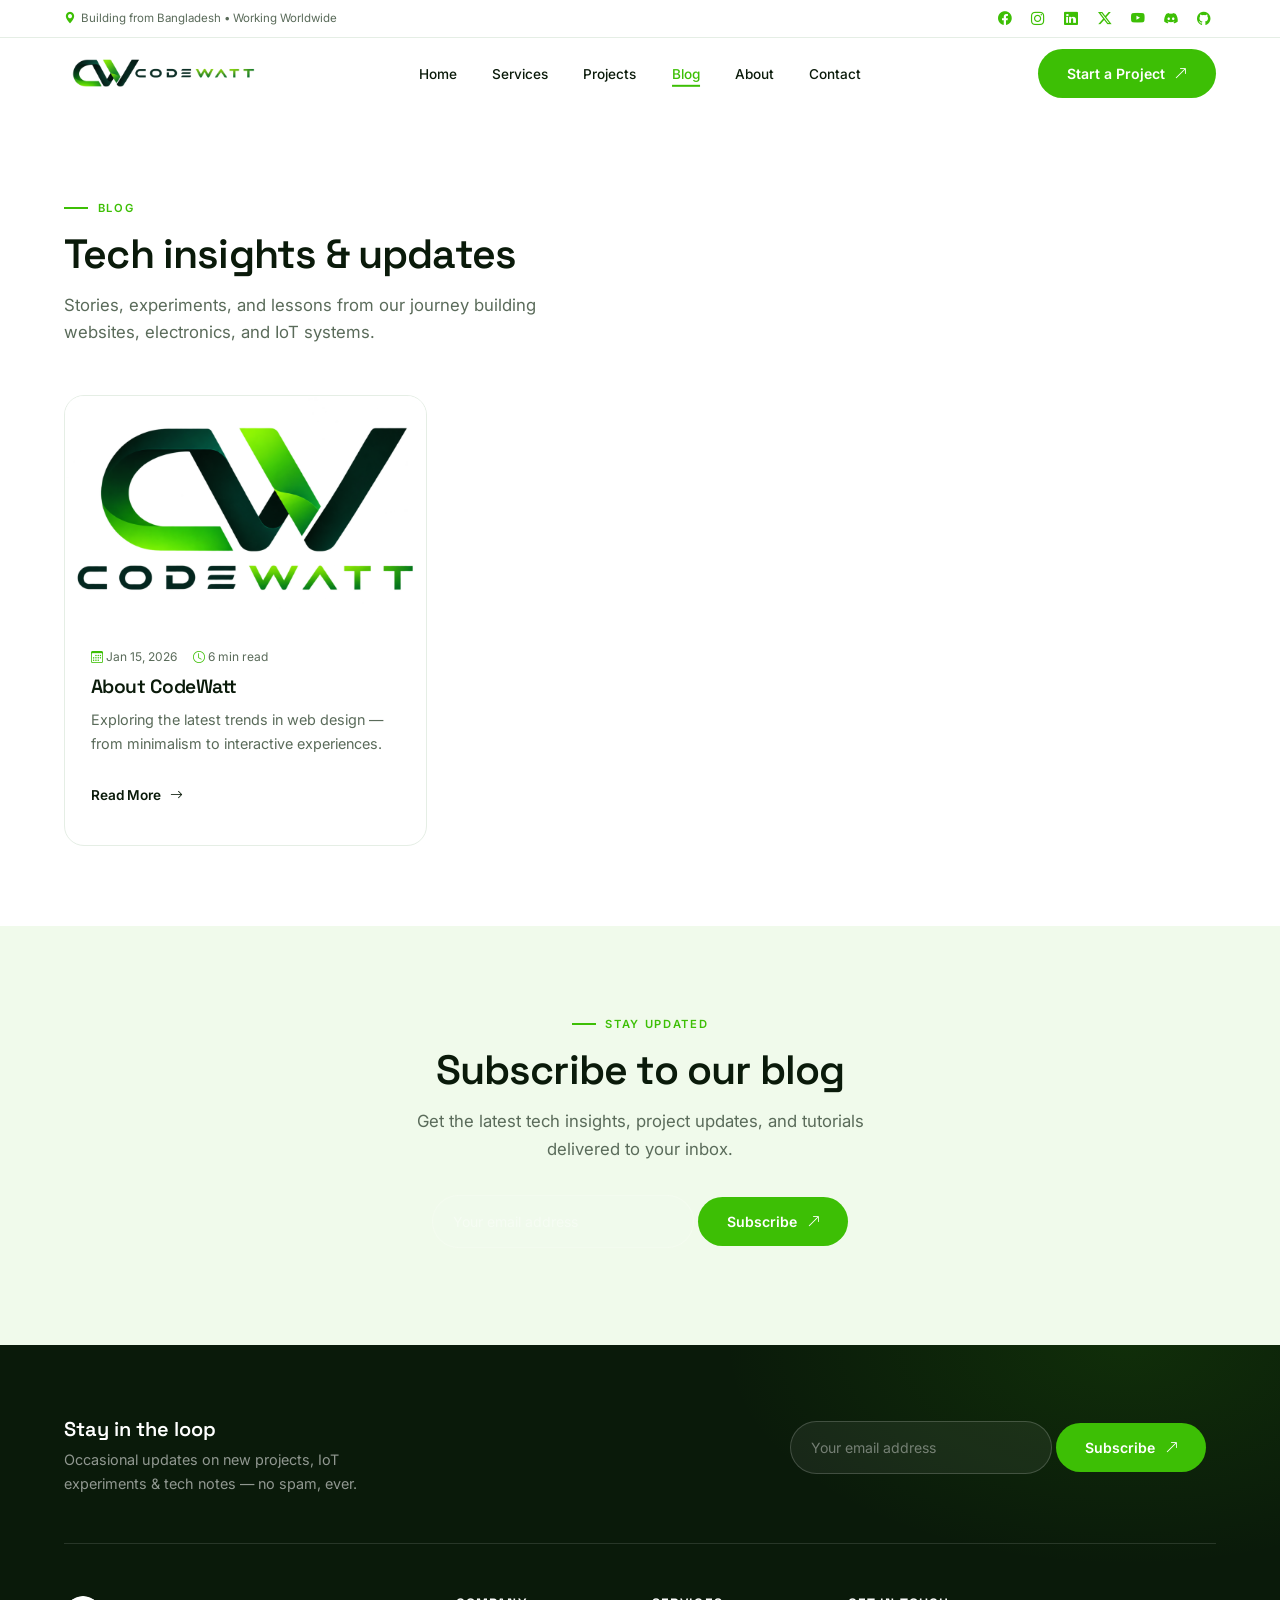
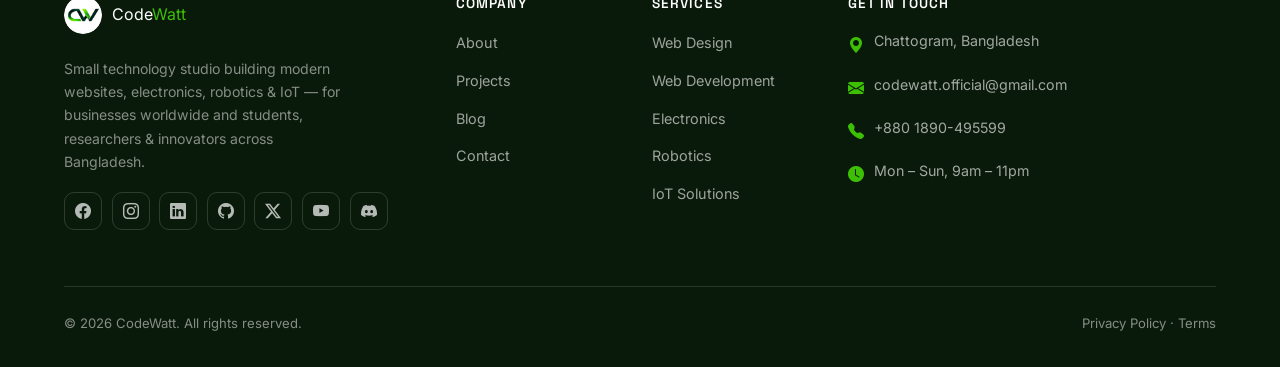
<file: blog.html>
<!DOCTYPE html>
<html lang="en">
<head>
  <meta charset="UTF-8" />
  <meta name="viewport" content="width=device-width, initial-scale=1.0" />
  
  <!-- Primary SEO Meta Tags -->
  <title>CodeWatt Blog — Web Development, IoT & Tech Insights</title>
  <meta name="title" content="CodeWatt Blog — Web Development, IoT & Tech Insights" />
  <meta name="description" content="Explore the CodeWatt blog for the latest insights, tutorials, and tech news on custom web development, IoT, and robotics in Bangladesh." />
  <meta name="keywords" content="CodeWatt Blog, Tech Blog Bangladesh, Web Development Tutorials, IoT Projects, Robotics Insights, Tech News BD" />
  <meta name="robots" content="index, follow, max-image-preview:large, max-snippet:-1, max-video-preview:-1" />
  <meta name="theme-color" content="#0A1A0A" />

  <link rel="icon" href="./assets/img/icon.png" type="image/png" />
  
  <!-- CRITICAL FIX: Canonical URL pointing directly to the blog page -->
  <link rel="canonical" href="https://codewatt.netlify.app/blog.html" />

  <!-- Open Graph / Facebook / LinkedIn Meta Tags -->
  <meta property="og:type" content="website" />
  <meta property="og:url" content="https://codewatt.netlify.app/blog.html" />
  <meta property="og:site_name" content="CodeWatt" />
  <meta property="og:title" content="CodeWatt Blog — Web Development, IoT & Tech Insights" />
  <meta property="og:description" content="Explore the CodeWatt blog for the latest insights, tutorials, and tech news on custom web development, IoT, and robotics in Bangladesh." />
  <meta property="og:image" content="https://codewatt.netlify.app/assets/img/shear-logo.png" />
  <meta property="og:image:alt" content="CodeWatt Blog & Tech Insights" />

  <!-- Twitter Meta Tags -->
  <meta name="twitter:card" content="summary_large_image" />
  <meta name="twitter:url" content="https://codewatt.netlify.app/blog.html" />
  <meta name="twitter:title" content="CodeWatt Blog — Web Development, IoT & Tech Insights" />
  <meta name="twitter:description" content="Explore the CodeWatt blog for the latest insights, tutorials, and tech news on custom web development, IoT, and robotics in Bangladesh." />
  <meta name="twitter:image" content="https://codewatt.netlify.app/assets/img/shear-logo.png" />

  <!-- Fonts -->
  <link rel="preconnect" href="https://fonts.googleapis.com" />
  <link rel="preconnect" href="https://fonts.gstatic.com" crossorigin />
  <link href="https://fonts.googleapis.com/css2?family=Space+Grotesk:wght@500;600;700&family=Inter:opsz,wght@14..32,400;14..32,500;14..32,600;14..32,700;14..32,800&family=JetBrains+Mono:wght@400;500&display=swap" rel="stylesheet" />

  <!-- Bootstrap grid utilities + Icons -->
  <link href="./assets/css/bootstrap.min.css" rel="stylesheet" />
  <link rel="stylesheet" href="https://cdn.jsdelivr.net/npm/bootstrap-icons@1.11.3/font/bootstrap-icons.min.css" />

  <link rel="stylesheet" href="./assets/css/style.css" />

  <!-- Schema.org JSON-LD: Blog Schema -->
  <script type="application/ld+json">
  {
    "@context": "https://schema.org",
    "@type": "Blog",
    "name": "CodeWatt Blog",
    "url": "https://codewatt.netlify.app/blog.html",
    "description": "Latest insights, tutorials, and tech news on web development, IoT, and robotics by CodeWatt.",
    "publisher": {
      "@type": "Organization",
      "name": "CodeWatt",
      "logo": {
        "@type": "ImageObject",
        "url": "https://codewatt.netlify.app/assets/img/shear-logo.png"
      }
    }
  }
  </script>
</head>
<body>
  <!-- ============================================================
       TOPBAR
       ============================================================ -->
  <div class="topbar">
    <div class="topbar-inner">
      <span><i class="bi bi-geo-alt-fill"></i>Building from Bangladesh • Working Worldwide</span>
      <div class="topbar-social">
        <a href="https://www.facebook.com/codewattofficial/" aria-label="Facebook"><i class="bi bi-facebook"></i></a>
        <a href="https://www.instagram.com/codewattofficial/" aria-label="Instagram"><i class="bi bi-instagram"></i></a>
        <a href="https://www.linkedin.com/in/codewattofficial/" aria-label="LinkedIn"><i class="bi bi-linkedin"></i></a>
        <a href="https://x.com/codewatofficial" aria-label="X"><i class="bi bi-twitter-x"></i></a>
        <a href="https://www.youtube.com/@codewattofficial" aria-label="YouTube"><i class="bi bi-youtube"></i></a>
        <a href="https://discord.com/channels/1543255876477915136/1543255877581279279" aria-label="Discord"><i class="bi bi-discord"></i></a>
        <a href="https://github.com/codewattofficial" aria-label="GitHub"><i class="bi bi-github"></i></a>
      </div>
    </div>
  </div>
  <nav class="cw-nav" id="navbar">
    <div class="cw-nav-inner">
      <a href="index.html" class="logo"><img src="./assets/img/header-logo.png" alt="CodeWatt" class="logo-img"></a>
      <ul class="nav-links">
        <li><a href="index.html">Home</a></li>
        <li><a href="services.html">Services</a></li>
        <li><a href="projects.html">Projects</a></li>
        <li><a href="blog.html" class="active">Blog</a></li>
        <li><a href="about.html">About</a></li>
        <li><a href="contact.html">Contact</a></li>
      </ul>
      <div class="nav-right">
        <a href="contact.html" class="btn-cw btn-primary-cw d-none d-md-inline-flex">Start a Project <i class="bi bi-arrow-up-right"></i></a>
        <button class="burger" id="burgerBtn"><span></span><span></span><span></span></button>
      </div>
    </div>
    <div class="mobile-panel" id="mobilePanel">
      <ul>
        <li><a href="index.html">Home</a></li>
        <li><a href="services.html">Services</a></li>
        <li><a href="projects.html">Projects</a></li>
        <li><a href="blog.html">Blog</a></li>
        <li><a href="about.html">About</a></li>
        <li><a href="contact.html">Contact</a></li>
        <li><a href="contact.html" class="btn-cw btn-primary-cw" style="width:100%;justify-content:center;">Start a Project</a></li>
      </ul>
    </div>
  </nav>
  <main>
    <section class="section">
      <div class="container-cw">
        <div class="section-head reveal">
          <p class="eyebrow">Blog</p>
          <h1 class="section-heading">Tech insights & updates</h1>
          <p class="section-sub">Stories, experiments, and lessons from our journey building websites, electronics, and IoT systems.</p>
        </div>
        <div class="blog-grid">
          <div class="blog-card reveal">
            <div class="blog-thumb"><img src="./assets/img/codewatt-main-logo.png" alt="Web design trends"></div>
            <div class="blog-body"><div class="blog-meta"><span><i class="bi bi-calendar3"></i> Jan 15, 2026</span><span><i class="bi bi-clock"></i> 6 min read</span></div><h3>About CodeWatt</h3><p>Exploring the latest trends in web design — from minimalism to interactive experiences.</p><a href="#" class="btn-cw btn-ghost-cw">Read More <i class="bi bi-arrow-right"></i></a></div>
          </div>
          <!-- <div class="blog-card reveal reveal-delay-1">
            <div class="blog-thumb"><img src="https://images.unsplash.com/photo-1553406830-ef2513450d76?auto=format&fit=crop&w=800&q=80" alt="Arduino project"></div>
            <div class="blog-body"><div class="blog-meta"><span><i class="bi bi-calendar3"></i> Feb 2, 2026</span><span><i class="bi bi-clock"></i> 8 min read</span></div><h3>Building an Arduino Line Follower</h3><p>Step-by-step guide to building a line following robot for competitions and learning.</p><a href="#" class="btn-cw btn-ghost-cw">Read More <i class="bi bi-arrow-right"></i></a></div>
          </div>
          <div class="blog-card reveal reveal-delay-2">
            <div class="blog-thumb"><img src="https://images.unsplash.com/photo-1558002038-1055907df827?auto=format&fit=crop&w=800&q=80" alt="IoT dashboard"></div>
            <div class="blog-body"><div class="blog-meta"><span><i class="bi bi-calendar3"></i> Feb 20, 2026</span><span><i class="bi bi-clock"></i> 5 min read</span></div><h3>ESP32 Smart Home Dashboard</h3><p>Creating a real-time sensor dashboard using ESP32, MQTT, and a simple web interface.</p><a href="#" class="btn-cw btn-ghost-cw">Read More <i class="bi bi-arrow-right"></i></a></div>
          </div>
          <div class="blog-card reveal">
            <div class="blog-thumb"><img src="https://images.unsplash.com/photo-1460925895917-afdab827c52f?auto=format&fit=crop&w=800&q=80" alt="Business website"></div>
            <div class="blog-body"><div class="blog-meta"><span><i class="bi bi-calendar3"></i> Mar 5, 2026</span><span><i class="bi bi-clock"></i> 4 min read</span></div><h3>Why Your Business Needs a Website</h3><p>In today's digital world, a professional website is essential for credibility and growth.</p><a href="#" class="btn-cw btn-ghost-cw">Read More <i class="bi bi-arrow-right"></i></a></div>
          </div>
          <div class="blog-card reveal reveal-delay-1">
            <div class="blog-thumb"><img src="https://images.unsplash.com/photo-1518770660439-4636190af475?auto=format&fit=crop&w=800&q=80" alt="PCB design"></div>
            <div class="blog-body"><div class="blog-meta"><span><i class="bi bi-calendar3"></i> Mar 18, 2026</span><span><i class="bi bi-clock"></i> 7 min read</span></div><h3>PCB Design Basics for Beginners</h3><p>Learn the fundamentals of PCB design, from schematics to fabrication and assembly.</p><a href="#" class="btn-cw btn-ghost-cw">Read More <i class="bi bi-arrow-right"></i></a></div>
          </div>
          <div class="blog-card reveal reveal-delay-2">
            <div class="blog-thumb"><img src="https://images.unsplash.com/photo-1581091226825-a6a2a5aee158?auto=format&fit=crop&w=800&q=80" alt="Team work"></div>
            <div class="blog-body"><div class="blog-meta"><span><i class="bi bi-calendar3"></i> Apr 1, 2026</span><span><i class="bi bi-clock"></i> 3 min read</span></div><h3>Behind the Scenes at CodeWatt</h3><p>A glimpse into how we work, collaborate, and bring ideas to life for our clients.</p><a href="#" class="btn-cw btn-ghost-cw">Read More <i class="bi bi-arrow-right"></i></a></div>
          </div> -->
        </div>
      </div>
    </section>
    <section class="section section-alt text-center">
      <div class="container-cw reveal">
        <p class="eyebrow justify-content-center">Stay updated</p>
        <h2 class="section-heading">Subscribe to our blog</h2>
        <p class="section-sub mx-auto" style="margin:0 auto 2rem;">Get the latest tech insights, project updates, and tutorials delivered to your inbox.</p>
        <!-- <form class="newsletter-form" style="justify-content:center;" onsubmit="return false;">
          <input type="email" placeholder="Your email address" required>
          <button type="submit" class="btn-cw btn-primary-cw">Subscribe <i class="bi bi-arrow-up-right"></i></button>
        </form> -->
        <form class="newsletter-form" style="justify-content:center;" name="codewatt-newsletter" method="POST" data-netlify="true" novalidate>
          <input type="hidden" name="form-name" value="codewatt-newsletter" />
          <div class="newsletter-input-group">
            <input type="email" name="email" placeholder="Your email address" required />
            <button type="submit" class="btn-cw btn-primary-cw">
              Subscribe <i class="bi bi-arrow-up-right"></i>
            </button>
          </div>
          <div class="newsletter-status"></div>
        </form>
      </div>
    </section>
  </main>

  <!-- ============================================================
       FOOTER
       ============================================================ -->
  <footer class="footer">
    <div class="container-cw">
      <div class="footer-newsletter reveal">
        <div>
          <h5>Stay in the loop</h5>
          <p>Occasional updates on new projects, IoT experiments & tech notes — no spam, ever.</p>
        </div>
        <form class="newsletter-form" name="codewatt-newsletter" method="POST" data-netlify="true" novalidate>
          <input type="hidden" name="form-name" value="codewatt-newsletter" />
          <div class="newsletter-input-group">
            <input type="email" name="email" placeholder="Your email address" required />
            <button type="submit" class="btn-cw btn-primary-cw">
              Subscribe <i class="bi bi-arrow-up-right"></i>
            </button>
          </div>
          <div class="newsletter-status"></div>
        </form>

      </div>
      <div class="row g-4">
        <div class="col-lg-4 col-md-6">
          <a href="index.html" class="logo"><img src="./assets/img/footer-logo.png" alt="CodeWatt" class="logo-mark-img"><span>Code<span class="accent">Watt</span></span></a>
          <p class="desc">Small technology studio building modern websites, electronics, robotics & IoT — for businesses worldwide and students, researchers & innovators across Bangladesh.</p>
          <div class="footer-social"><a href="https://www.facebook.com/codewattofficial/"><i class="bi bi-facebook"></i></a><a href="https://www.instagram.com/codewattofficial/"><i class="bi bi-instagram"></i></a><a href="https://www.linkedin.com/in/codewattofficial/"><i class="bi bi-linkedin"></i></a><a href="https://github.com/codewattofficial"><i class="bi bi-github"></i></a><a href="https://x.com/codewatofficial"><i class="bi bi-twitter-x"></i></a><a href="https://www.youtube.com/@codewattofficial"><i class="bi bi-youtube"></i></a><a href="https://discord.com/channels/1543255876477915136/1543255877581279279"><i class="bi bi-discord"></i></a></div>
        </div>
        <div class="col-lg-2 col-md-6 col-6"><h5>Company</h5><ul class="footer-links"><li><a href="about.html">About</a></li><li><a href="projects.html">Projects</a></li><li><a href="blog.html">Blog</a></li><li><a href="contact.html">Contact</a></li></ul></div>
        <div class="col-lg-2 col-md-6 col-6"><h5>Services</h5><ul class="footer-links"><li><a href="services.html">Web Design</a></li><li><a href="services.html">Web Development</a></li><li><a href="services.html">Electronics</a></li><li><a href="services.html">Robotics</a></li><li><a href="services.html">IoT Solutions</a></li></ul></div>
        <div class="col-lg-4 col-md-6">
          <h5>Get in Touch</h5>
          <ul class="footer-contact">
            <li><i class="bi bi-geo-alt-fill"></i> Chattogram, Bangladesh</li>
            <li><i class="bi bi-envelope-fill"></i> <a href="mailto:hello@codewatt.example.com">codewatt.official@gmail.com</a></li>
            <li><i class="bi bi-telephone-fill"></i> <a href="tel:+8801000000000">+880 1890-495599</a></li>
            <li><i class="bi bi-clock-fill"></i> Mon – Sun, 9am – 11pm</li>
          </ul>
        </div>
      </div>
      <div class="footer-bottom"><span>© 2026 CodeWatt. All rights reserved.</span><span>Privacy Policy · Terms</span></div>
    </div>
  </footer>
  <button class="back-top" id="backTop"><i class="bi bi-arrow-up"></i></button>
  <script src="./assets/js/main.js"></script>
</body>
</html>
</file>
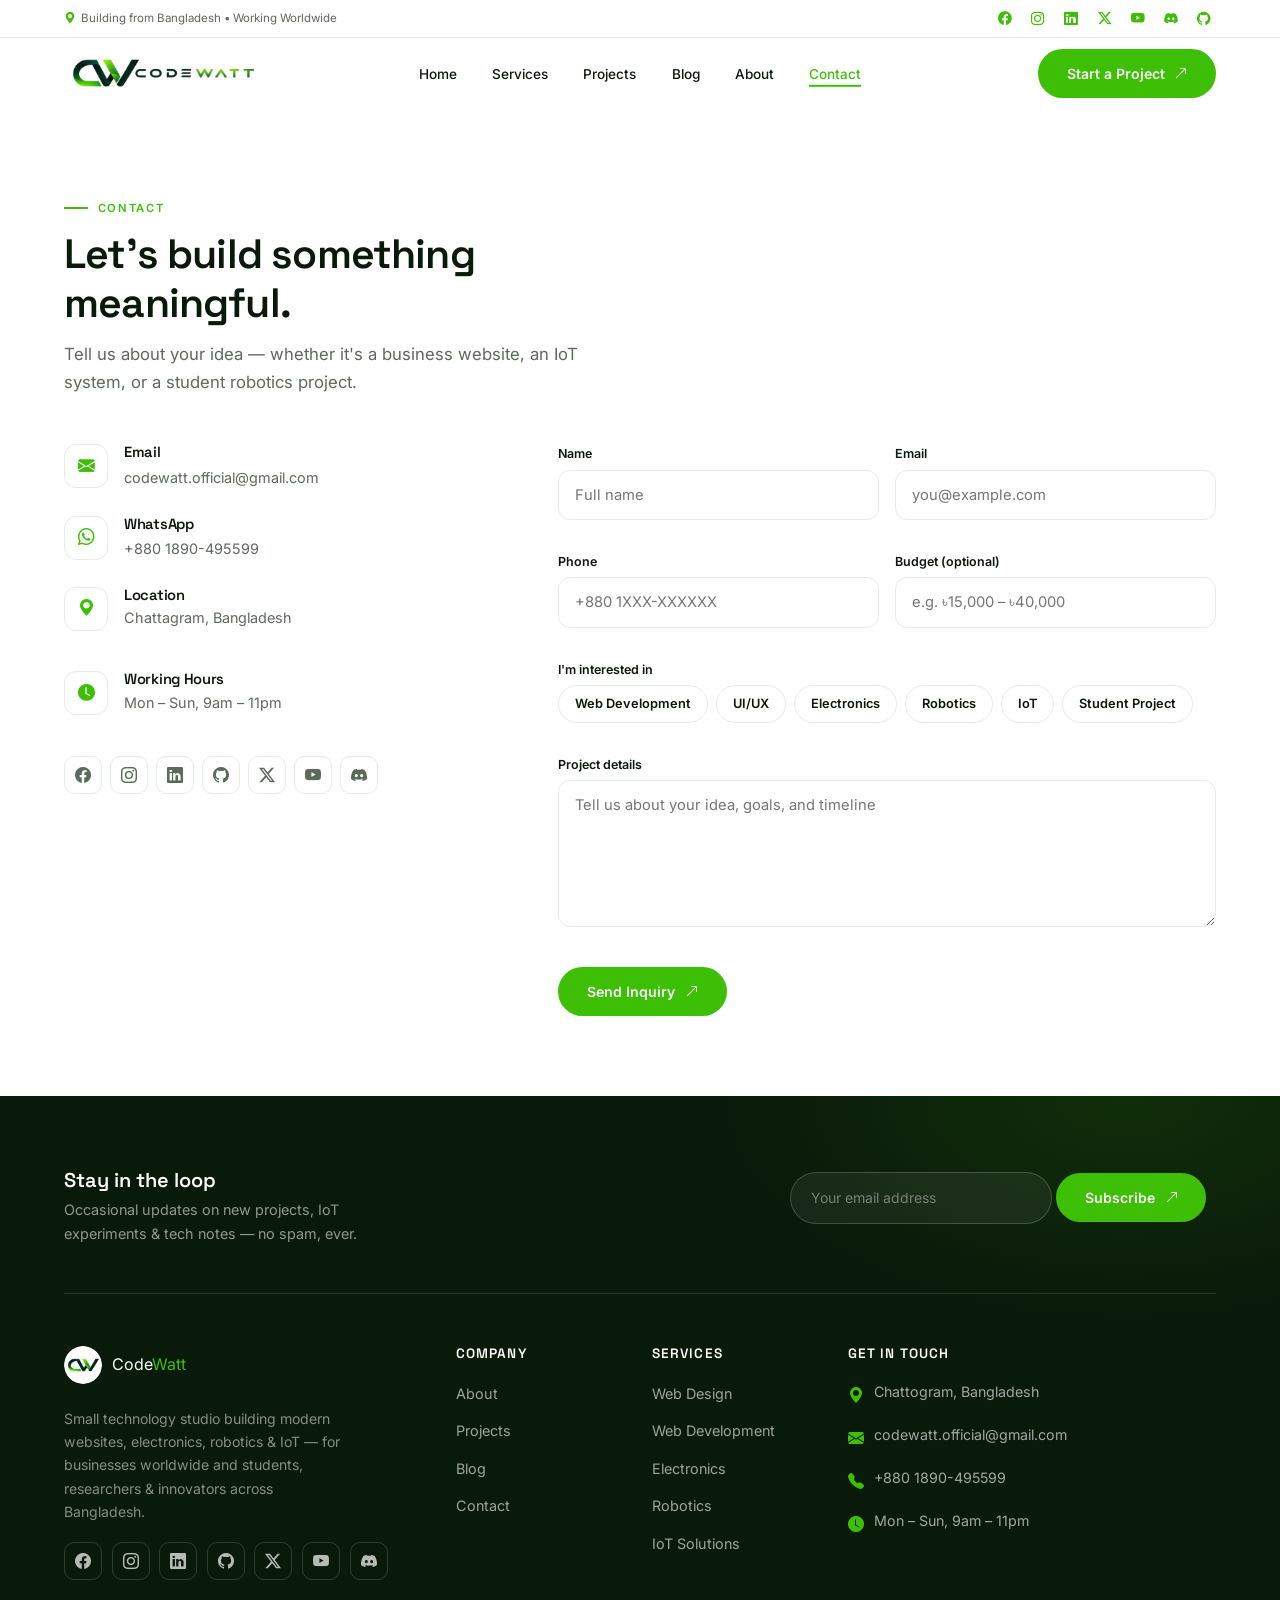
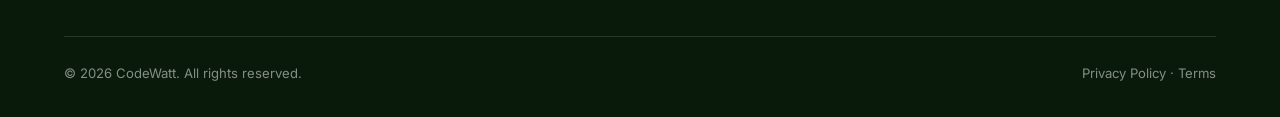
<file: contact.html>
<!DOCTYPE html>
<html lang="en">
<head>
  <meta charset="UTF-8" />
  <meta name="viewport" content="width=device-width, initial-scale=1.0" />
  
  <!-- Primary SEO Meta Tags -->
  <title>Contact Us — Get in Touch with CodeWatt | Web & IoT Agency</title>
  <meta name="title" content="Contact Us — Get in Touch with CodeWatt | Web & IoT Agency" />
  <meta name="description" content="Have a project in mind? Contact CodeWatt for custom web design & Development, IoT solutions, robotics prototyping, and software development in Bangladesh. Get a quote today!" />
  <meta name="keywords" content="Contact CodeWatt, CodeWatt Bangladesh, Web Design Agency Contact, IoT Project Consultation BD, Robotics Project Help" />
  <meta name="robots" content="index, follow, max-image-preview:large, max-snippet:-1, max-video-preview:-1" />
  <meta name="theme-color" content="#0A1A0A" />

  <link rel="icon" href="./assets/img/icon.png" type="image/png" />
  
  <!-- CRITICAL FIX: Point directly to your contact page URL -->
  <link rel="canonical" href="https://codewatt.netlify.app/contact.html" />

  <!-- Open Graph / Facebook / LinkedIn Meta Tags -->
  <meta property="og:type" content="website" />
  <meta property="og:url" content="https://codewatt.netlify.app/contact.html" />
  <meta property="og:site_name" content="CodeWatt" />
  <meta property="og:title" content="Contact Us — Get in Touch with CodeWatt" />
  <meta property="og:description" content="Reach out to CodeWatt for custom web design & Development, smart IoT solutions, and robotics projects in Bangladesh." />
  <meta property="og:image" content="https://codewatt.netlify.app/assets/img/shear-logo.png" />
  <meta property="og:image:alt" content="Contact CodeWatt" />

  <!-- Twitter Meta Tags -->
  <meta name="twitter:card" content="summary_large_image" />
  <meta name="twitter:url" content="https://codewatt.netlify.app/contact.html" />
  <meta name="twitter:title" content="Contact Us — Get in Touch with CodeWatt" />
  <meta name="twitter:description" content="Reach out to CodeWatt for custom web design & Development, smart IoT solutions, and robotics projects in Bangladesh." />
  <meta name="twitter:image" content="https://codewatt.netlify.app/assets/img/shear-logo.png" />

  <!-- Fonts -->
  <link rel="preconnect" href="https://fonts.googleapis.com" />
  <link rel="preconnect" href="https://fonts.gstatic.com" crossorigin />
  <link href="https://fonts.googleapis.com/css2?family=Space+Grotesk:wght@500;600;700&family=Inter:opsz,wght@14..32,400;14..32,500;14..32,600;14..32,700;14..32,800&family=JetBrains+Mono:wght@400;500&display=swap" rel="stylesheet" />

  <!-- Bootstrap grid utilities + Icons -->
  <link href="./assets/css/bootstrap.min.css" rel="stylesheet" />
  <link rel="stylesheet" href="https://cdn.jsdelivr.net/npm/bootstrap-icons@1.11.3/font/bootstrap-icons.min.css" />

  <link rel="stylesheet" href="./assets/css/style.css" />

  <!-- Schema.org JSON-LD: ContactPage Schema -->
  <script type="application/ld+json">
  {
    "@context": "https://schema.org",
    "@type": "ContactPage",
    "name": "Contact CodeWatt",
    "description": "Contact CodeWatt for consultations on web development, IoT solutions, and robotics projects.",
    "url": "https://codewatt.netlify.app/contact.html",
    "mainEntity": {
      "@type": "Organization",
      "name": "CodeWatt",
      "url": "https://codewatt.netlify.app/",
      "logo": "https://codewatt.netlify.app/assets/img/shear-logo.png",
      "areaServed": "BD",
      "contactPoint": {
        "@type": "ContactPoint",
        "contactType": "customer service",
        "availableLanguage": ["English", "Bengali"]
      }
    }
  }
  </script>
</head>
<body>
  <!-- ============================================================
       TOPBAR
       ============================================================ -->
  <div class="topbar">
    <div class="topbar-inner">
      <span><i class="bi bi-geo-alt-fill"></i>Building from Bangladesh • Working Worldwide</span>
      <div class="topbar-social">
        <a href="https://www.facebook.com/codewattofficial/" aria-label="Facebook"><i class="bi bi-facebook"></i></a>
        <a href="https://www.instagram.com/codewattofficial/" aria-label="Instagram"><i class="bi bi-instagram"></i></a>
        <a href="https://www.linkedin.com/in/codewattofficial/" aria-label="LinkedIn"><i class="bi bi-linkedin"></i></a>
        <a href="https://x.com/codewatofficial" aria-label="X"><i class="bi bi-twitter-x"></i></a>
        <a href="https://www.youtube.com/@codewattofficial" aria-label="YouTube"><i class="bi bi-youtube"></i></a>
        <a href="https://discord.com/channels/1543255876477915136/1543255877581279279" aria-label="Discord"><i class="bi bi-discord"></i></a>
        <a href="https://github.com/codewattofficial" aria-label="GitHub"><i class="bi bi-github"></i></a>
      </div>
    </div>
  </div>
  <nav class="cw-nav" id="navbar">
    <div class="cw-nav-inner">
      <a href="index.html" class="logo"><img src="./assets/img/header-logo.png" alt="CodeWatt" class="logo-img"></a>
      <ul class="nav-links">
        <li><a href="index.html">Home</a></li>
        <li><a href="services.html">Services</a></li>
        <li><a href="projects.html">Projects</a></li>
        <li><a href="blog.html">Blog</a></li>
        <li><a href="about.html">About</a></li>
        <li><a href="contact.html" class="active">Contact</a></li>
      </ul>
      <div class="nav-right">
        <a href="contact.html" class="btn-cw btn-primary-cw d-none d-md-inline-flex">Start a Project <i class="bi bi-arrow-up-right"></i></a>
        <button class="burger" id="burgerBtn"><span></span><span></span><span></span></button>
      </div>
    </div>
    <div class="mobile-panel" id="mobilePanel">
      <ul>
        <li><a href="index.html">Home</a></li>
        <li><a href="services.html">Services</a></li>
        <li><a href="projects.html">Projects</a></li>
        <li><a href="blog.html">Blog</a></li>
        <li><a href="about.html">About</a></li>
        <li><a href="contact.html">Contact</a></li>
        <li><a href="contact.html" class="btn-cw btn-primary-cw" style="width:100%;justify-content:center;">Start a Project</a></li>
      </ul>
    </div>
  </nav>
  <main>
    <section class="section">
      <div class="container-cw">
        <div class="section-head reveal">
          <p class="eyebrow">Contact</p>
          <h1 class="section-heading">Let's build something meaningful.</h1>
          <p class="section-sub">Tell us about your idea — whether it's a business website, an IoT system, or a student robotics project.</p>
        </div>
        <div class="contact-grid reveal">
          <div>
            <div class="contact-item"><div class="contact-icon"><i class="bi bi-envelope-fill"></i></div><div><h5>Email</h5><a href="mailto:codewatt.official@gmail.com">codewatt.official@gmail.com</a></div></div>
            <div class="contact-item"><div class="contact-icon"><i class="bi bi-whatsapp"></i></div><div><h5>WhatsApp</h5><a href="tel:+880 1890-495599">+880 1890-495599</a></div></div>
            <div class="contact-item"><div class="contact-icon"><i class="bi bi-geo-alt-fill"></i></div><div><h5>Location</h5><p>Chattagram, Bangladesh</p></div></div>
            <div class="contact-item"><div class="contact-icon"><i class="bi bi-clock-fill"></i></div><div><h5>Working Hours</h5><p>Mon – Sun, 9am – 11pm</p></div></div>
            <div class="contact-social"><a href="https://www.facebook.com/codewattofficial/"><i class="bi bi-facebook"></i></a><a href="https://www.instagram.com/codewattofficial/"><i class="bi bi-instagram"></i></a><a href="https://www.linkedin.com/in/codewattofficial/"><i class="bi bi-linkedin"></i></a><a href="https://github.com/codewattofficial"><i class="bi bi-github"></i></a><a href="https://x.com/codewatofficial"><i class="bi bi-twitter-x"></i></a><a href="https://www.youtube.com/@codewattofficial"><i class="bi bi-youtube"></i></a><a href="https://discord.com/channels/1543255876477915136/1543255877581279279"><i class="bi bi-discord"></i></a></div>
          </div>
          <div>
           <form id="contactForm" name="codewatt" method="POST" data-netlify="true" novalidate>
              <input type="hidden" name="form-name" value="codewatt" />
              
              <input type="hidden" name="interest" />

              <div class="row g-3">
                <div class="col-md-6 form-group">
                  <label class="form-label-cw" for="fName">Name</label>
                  <input type="text" id="fName" name="name" class="form-control-cw" placeholder="Full name" required />
                  <div class="form-err">Please enter your name.</div>
                </div>

                <div class="col-md-6 form-group">
                  <label class="form-label-cw" for="fEmail">Email</label>
                  <input type="email" id="fEmail" name="email" class="form-control-cw" placeholder="you@example.com" required />
                  <div class="form-err">Please enter a valid email.</div>
                </div>

                <div class="col-md-6 form-group">
                  <label class="form-label-cw" for="fPhone">Phone</label>
                  <input type="tel" id="fPhone" name="phone" class="form-control-cw" placeholder="+880 1XXX-XXXXXX" required />
                  <div class="form-err">Please enter your phone number.</div>
                </div>

                <div class="col-md-6 form-group">
                  <label class="form-label-cw" for="fBudget">Budget (optional)</label>
                  <input type="text" id="fBudget" name="budget" class="form-control-cw" placeholder="e.g. ৳15,000 – ৳40,000" />
                </div>

                <div class="col-12 form-group">
                  <label class="form-label-cw">I'm interested in</label>
                  <div class="check-row" id="interestRow">
                    <div class="check-chip"><input type="checkbox" id="intWeb" value="Web Development"><label for="intWeb">Web Development</label></div>
                    <div class="check-chip"><input type="checkbox" id="intUiux" value="UI/UX"><label for="intUiux">UI/UX</label></div>
                    <div class="check-chip"><input type="checkbox" id="intElec" value="Electronics"><label for="intElec">Electronics</label></div>
                    <div class="check-chip"><input type="checkbox" id="intRobo" value="Robotics"><label for="intRobo">Robotics</label></div>
                    <div class="check-chip"><input type="checkbox" id="intIot" value="IoT"><label for="intIot">IoT</label></div>
                    <div class="check-chip"><input type="checkbox" id="intStudent" value="Student Project"><label for="intStudent">Student Project</label></div>
                  </div>
                  <div class="form-err" id="interestErr">Please select at least one option.</div>
                </div>

                <div class="col-12 form-group">
                  <label class="form-label-cw" for="fDetails">Project details</label>
                  <textarea id="fDetails" name="details" class="form-control-cw" rows="5" placeholder="Tell us about your idea, goals, and timeline" required></textarea>
                  <div class="form-err">Please share a few details about your project.</div>
                </div>

                <div class="col-12">
                  <button type="submit" class="btn-cw btn-primary-cw">Send Inquiry <i class="bi bi-arrow-up-right"></i></button>
                  <div class="form-status" id="formStatus"></div>
                </div>
              </div>
            </form>
          </div>
        </div>
      </div>
    </section>
  </main>
  <!-- ============================================================
       FOOTER
       ============================================================ -->
  <footer class="footer">
    <div class="container-cw">
      <div class="footer-newsletter reveal">
        <div>
          <h5>Stay in the loop</h5>
          <p>Occasional updates on new projects, IoT experiments & tech notes — no spam, ever.</p>
        </div>
        <form class="newsletter-form" name="codewatt-newsletter" method="POST" data-netlify="true" novalidate>
          <input type="hidden" name="form-name" value="codewatt-newsletter" />
          <div class="newsletter-input-group">
            <input type="email" name="email" placeholder="Your email address" required />
            <button type="submit" class="btn-cw btn-primary-cw">
              Subscribe <i class="bi bi-arrow-up-right"></i>
            </button>
          </div>
          <div class="newsletter-status"></div>
        </form>

      </div>
      <div class="row g-4">
        <div class="col-lg-4 col-md-6">
          <a href="index.html" class="logo"><img src="./assets/img/footer-logo.png" alt="CodeWatt" class="logo-mark-img"><span>Code<span class="accent">Watt</span></span></a>
          <p class="desc">Small technology studio building modern websites, electronics, robotics & IoT — for businesses worldwide and students, researchers & innovators across Bangladesh.</p>
          <div class="footer-social"><a href="https://www.facebook.com/codewattofficial/"><i class="bi bi-facebook"></i></a><a href="https://www.instagram.com/codewattofficial/"><i class="bi bi-instagram"></i></a><a href="https://www.linkedin.com/in/codewattofficial/"><i class="bi bi-linkedin"></i></a><a href="https://github.com/codewattofficial"><i class="bi bi-github"></i></a><a href="https://x.com/codewatofficial"><i class="bi bi-twitter-x"></i></a><a href="https://www.youtube.com/@codewattofficial"><i class="bi bi-youtube"></i></a><a href="https://discord.com/channels/1543255876477915136/1543255877581279279"><i class="bi bi-discord"></i></a></div>
        </div>
        <div class="col-lg-2 col-md-6 col-6"><h5>Company</h5><ul class="footer-links"><li><a href="about.html">About</a></li><li><a href="projects.html">Projects</a></li><li><a href="blog.html">Blog</a></li><li><a href="contact.html">Contact</a></li></ul></div>
        <div class="col-lg-2 col-md-6 col-6"><h5>Services</h5><ul class="footer-links"><li><a href="services.html">Web Design</a></li><li><a href="services.html">Web Development</a></li><li><a href="services.html">Electronics</a></li><li><a href="services.html">Robotics</a></li><li><a href="services.html">IoT Solutions</a></li></ul></div>
        <div class="col-lg-4 col-md-6">
          <h5>Get in Touch</h5>
          <ul class="footer-contact">
            <li><i class="bi bi-geo-alt-fill"></i> Chattogram, Bangladesh</li>
            <li><i class="bi bi-envelope-fill"></i> <a href="mailto:hello@codewatt.example.com">codewatt.official@gmail.com</a></li>
            <li><i class="bi bi-telephone-fill"></i> <a href="tel:+8801000000000">+880 1890-495599</a></li>
            <li><i class="bi bi-clock-fill"></i> Mon – Sun, 9am – 11pm</li>
          </ul>
        </div>
      </div>
      <div class="footer-bottom"><span>© 2026 CodeWatt. All rights reserved.</span><span>Privacy Policy · Terms</span></div>
    </div>
  </footer>
  <button class="back-top" id="backTop"><i class="bi bi-arrow-up"></i></button>
  <script src="./assets/js/main.js"></script>
</body>
</html>
</file>
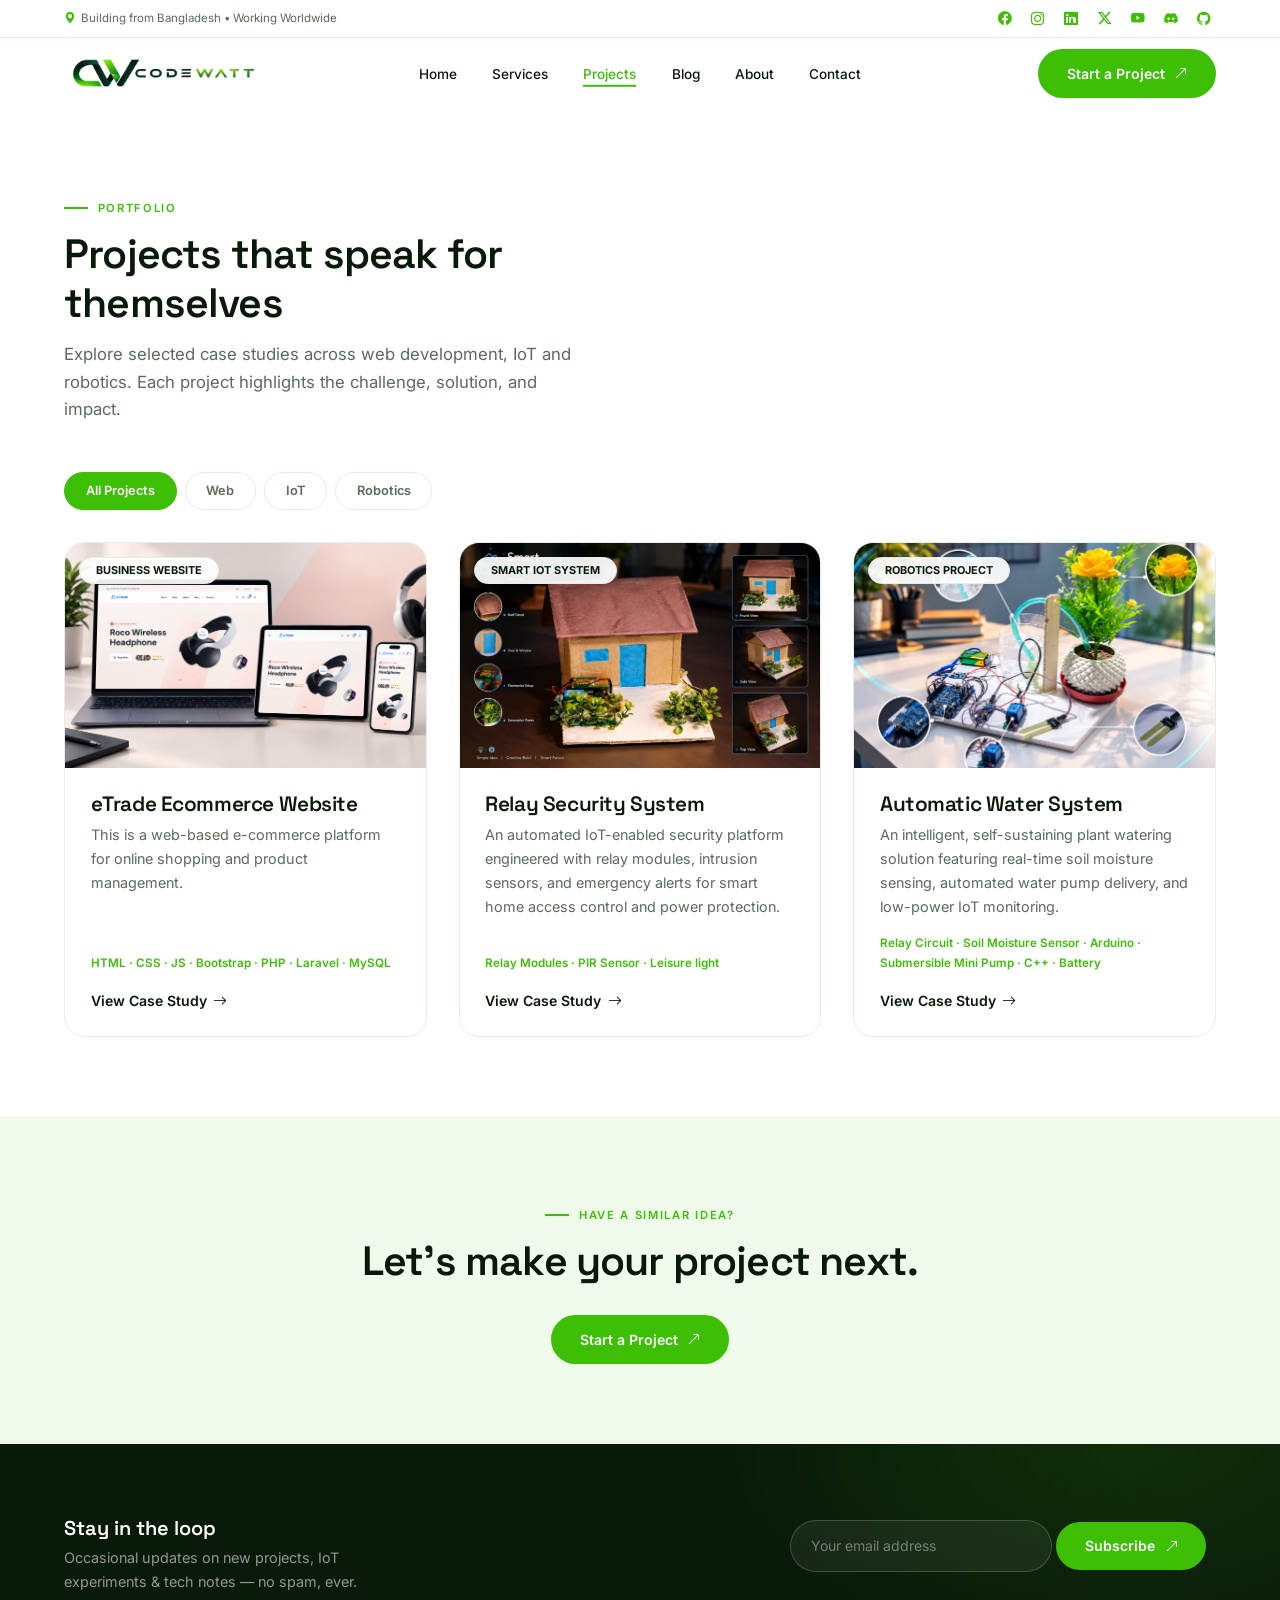
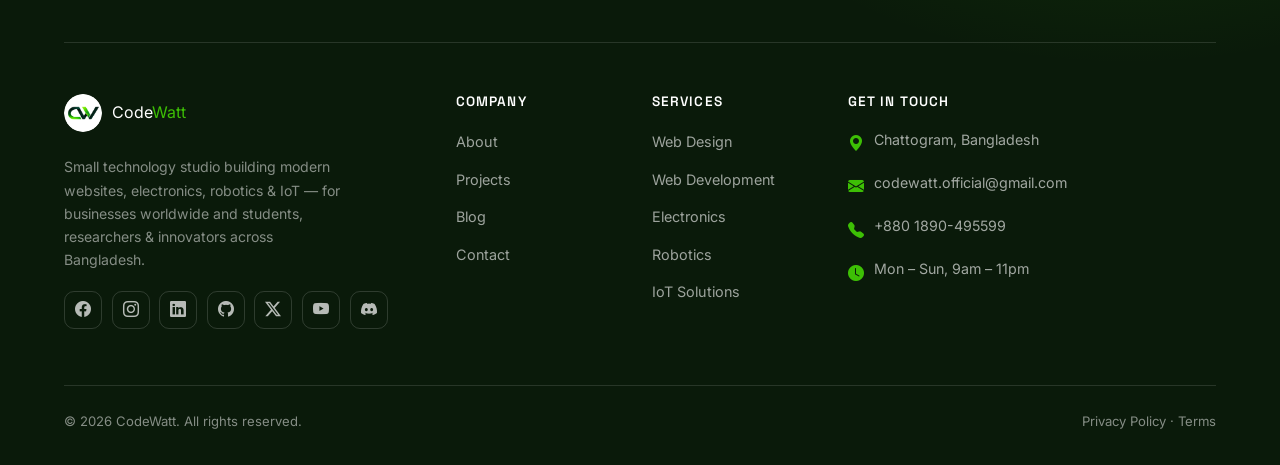
<file: projects.html>
<!DOCTYPE html>
<html lang="en">
<head>
  <meta charset="UTF-8" />
  <meta name="viewport" content="width=device-width, initial-scale=1.0" />
  
  <!-- Primary SEO Meta Tags -->
  <title>Our Projects — Web Development, IoT & Robotics Portfolio | CodeWatt</title>
  <meta name="title" content="Our Projects — Web Development, IoT & Robotics Portfolio | CodeWatt" />
  <meta name="description" content="Explore CodeWatt's project showcase: custom web applications, smart IoT automation, robotics prototypes, and electronics projects in Bangladesh." />
  <meta name="keywords" content="CodeWatt Projects, Web Design Portfolio, IoT Project Showcase Bangladesh, Robotics Prototype Examples, Polytechnic Final Year Projects, Electronics Engineering Work" />
  <meta name="robots" content="index, follow, max-image-preview:large, max-snippet:-1, max-video-preview:-1" />
  <meta name="theme-color" content="#0A1A0A" />

  <link rel="icon" href="./assets/img/icon.png" type="image/png" />
  
  <!-- CRITICAL FIX: Canonical URL pointing directly to the projects page -->
  <link rel="canonical" href="https://codewatt.netlify.app/projects.html" />

  <!-- Open Graph / Facebook / LinkedIn Meta Tags -->
  <meta property="og:type" content="website" />
  <meta property="og:url" content="https://codewatt.netlify.app/projects.html" />
  <meta property="og:site_name" content="CodeWatt" />
  <meta property="og:title" content="Our Projects — Web Development, IoT & Robotics Portfolio | CodeWatt" />
  <meta property="og:description" content="Check out our real-world tech solutions — from high-performance web applications to cutting-edge IoT and robotics prototypes built by CodeWatt." />
  <meta property="og:image" content="https://codewatt.netlify.app/assets/img/shear-logo.png" />
  <meta property="og:image:alt" content="CodeWatt Projects Portfolio Showcase" />

  <!-- Twitter Meta Tags -->
  <meta name="twitter:card" content="summary_large_image" />
  <meta name="twitter:url" content="https://codewatt.netlify.app/projects.html" />
  <meta name="twitter:title" content="Our Projects — Web Development, IoT & Robotics Portfolio | CodeWatt" />
  <meta name="twitter:description" content="Check out our real-world tech solutions — from high-performance web applications to cutting-edge IoT and robotics prototypes built by CodeWatt." />
  <meta name="twitter:image" content="https://codewatt.netlify.app/assets/img/shear-logo.png" />

  <!-- Fonts -->
  <link rel="preconnect" href="https://fonts.googleapis.com" />
  <link rel="preconnect" href="https://fonts.gstatic.com" crossorigin />
  <link href="https://fonts.googleapis.com/css2?family=Space+Grotesk:wght@500;600;700&family=Inter:opsz,wght@14..32,400;14..32,500;14..32,600;14..32,700;14..32,800&family=JetBrains+Mono:wght@400;500&display=swap" rel="stylesheet" />

  <!-- Bootstrap grid utilities + Icons -->
  <link href="./assets/css/bootstrap.min.css" rel="stylesheet" />
  <link rel="stylesheet" href="https://cdn.jsdelivr.net/npm/bootstrap-icons@1.11.3/font/bootstrap-icons.min.css" />

  <link rel="stylesheet" href="./assets/css/style.css" />

  <!-- Schema.org JSON-LD: CollectionPage & ItemList Schema (Extreme SEO Value) -->
  <script type="application/ld+json">
  {
    "@context": "https://schema.org",
    "@type": "CollectionPage",
    "name": "CodeWatt Projects & Portfolio Showcase",
    "url": "https://codewatt.netlify.app/projects.html",
    "description": "Showcase of web development, IoT solutions, and robotics engineering projects created by CodeWatt.",
    "publisher": {
      "@type": "Organization",
      "name": "CodeWatt",
      "logo": "https://codewatt.netlify.app/assets/img/shear-logo.png"
    },
    "mainEntity": {
      "@type": "ItemList",
      "itemListElement": [
        {
          "@type": "ListItem",
          "position": 1,
          "name": "Custom Web Applications & Websites"
        },
        {
          "@type": "ListItem",
          "position": 2,
          "name": "Smart IoT & Industrial Automation Solutions"
        },
        {
          "@type": "ListItem",
          "position": 3,
          "name": "Robotics & Electronics Academic Prototypes"
        }
      ]
    }
  }
  </script>
</head>

  <!-- ============================================================
       TOPBAR
       ============================================================ -->
  <div class="topbar">
    <div class="topbar-inner">
      <span><i class="bi bi-geo-alt-fill"></i>Building from Bangladesh • Working Worldwide</span>
      <div class="topbar-social">
        <a href="https://www.facebook.com/codewattofficial/" aria-label="Facebook"><i class="bi bi-facebook"></i></a>
        <a href="https://www.instagram.com/codewattofficial/" aria-label="Instagram"><i class="bi bi-instagram"></i></a>
        <a href="https://www.linkedin.com/in/codewattofficial/" aria-label="LinkedIn"><i class="bi bi-linkedin"></i></a>
        <a href="https://x.com/codewatofficial" aria-label="X"><i class="bi bi-twitter-x"></i></a>
        <a href="https://www.youtube.com/@codewattofficial" aria-label="YouTube"><i class="bi bi-youtube"></i></a>
        <a href="https://discord.com/channels/1543255876477915136/1543255877581279279" aria-label="Discord"><i class="bi bi-discord"></i></a>
        <a href="https://github.com/codewattofficial" aria-label="GitHub"><i class="bi bi-github"></i></a>
      </div>
    </div>
  </div>
  <nav class="cw-nav" id="navbar">
    <div class="cw-nav-inner">
      <a href="index.html" class="logo"><img src="./assets/img/header-logo.png" alt="CodeWatt" class="logo-img"></a>
      <ul class="nav-links">
        <li><a href="index.html">Home</a></li>
        <li><a href="services.html">Services</a></li>
        <li><a href="projects.html" class="active">Projects</a></li>
        <li><a href="blog.html">Blog</a></li>
        <li><a href="about.html">About</a></li>
        <li><a href="contact.html">Contact</a></li>
      </ul>
      <div class="nav-right">
        <a href="contact.html" class="btn-cw btn-primary-cw d-none d-md-inline-flex">Start a Project <i class="bi bi-arrow-up-right"></i></a>
        <button class="burger" id="burgerBtn"><span></span><span></span><span></span></button>
      </div>
    </div>
    <div class="mobile-panel" id="mobilePanel">
      <ul>
        <li><a href="index.html">Home</a></li>
        <li><a href="services.html">Services</a></li>
        <li><a href="projects.html">Projects</a></li>
        <li><a href="blog.html">Blog</a></li>
        <li><a href="about.html">About</a></li>
        <li><a href="contact.html">Contact</a></li>
        <li><a href="contact.html" class="btn-cw btn-primary-cw" style="width:100%;justify-content:center;">Start a Project</a></li>
      </ul>
    </div>
  </nav>
  <main>
    <section class="section">
      <div class="container-cw">
        <div class="section-head reveal">
          <p class="eyebrow">Portfolio</p>
          <h1 class="section-heading">Projects that speak for themselves</h1>
          <p class="section-sub">Explore selected case studies across web development, IoT and robotics. Each project highlights the challenge, solution, and impact.</p>
        </div>
        <div class="filter-row reveal">
          <button class="filter-btn active" data-filter="all">All Projects</button>
          <button class="filter-btn" data-filter="web">Web</button>
          <button class="filter-btn" data-filter="iot">IoT</button>
          <button class="filter-btn" data-filter="robotics">Robotics</button>
        </div>
        <div class="project-grid">
          <div class="project-card reveal" data-category="web">
            <div class="project-thumb"><span class="project-cat">Business Website</span><img src="./assets/img/etrade-ecommerce-site.png" alt="eTrade Ecommerce Website"></div>
            <div class="project-body"><h3>eTrade Ecommerce Website</h3><p>This is a web-based e-commerce platform for online shopping and product management.</p><span class="project-tech">HTML · CSS · JS · Bootstrap · PHP · Laravel · MySQL</span><a href="#" class="project-link">View Case Study <i class="bi bi-arrow-right"></i></a></div>
          </div>
          <div class="project-card reveal reveal-delay-1" data-category="iot">
            <div class="project-thumb"><span class="project-cat">Smart IoT System</span><img src="./assets/img/relay-security-system-2024.png" alt="Relay Security System"></div>
            <div class="project-body"><h3>Relay Security System</h3><p>An automated IoT-enabled security platform engineered with relay modules, intrusion sensors, and emergency alerts for smart home access control and power protection.</p><span class="project-tech">Relay Modules · PIR Sensor · Leisure light</span><a href="#" class="project-link">View Case Study <i class="bi bi-arrow-right"></i></a></div>
          </div>
          <div class="project-card reveal reveal-delay-2" data-category="robotics">
            <div class="project-thumb"><span class="project-cat">Robotics Project</span><img src="./assets/img/automatic-water-system-2026.png" alt="Automatic Water System"></div>
            <div class="project-body"><h3>Automatic Water System</h3><p>An intelligent, self-sustaining plant watering solution featuring real-time soil moisture sensing, automated water pump delivery, and low-power IoT monitoring.</p><span class="project-tech">Relay Circuit · Soil Moisture Sensor · Arduino  · Submersible Mini Pump · C++ · Battery</span><a href="#" class="project-link">View Case Study <i class="bi bi-arrow-right"></i></a></div>
          </div>
          <!-- <div class="project-card reveal" data-category="web">
            <div class="project-thumb"><span class="project-cat">E-commerce</span><img src="https://images.unsplash.com/photo-1556742049-0cfed4f6a45d?auto=format&fit=crop&w=900&q=80" alt="E-commerce"></div>
            <div class="project-body"><h3>UrbanHive E-commerce</h3><p>Custom online store with product management, cart and checkout flow.</p><span class="project-tech">HTML · CSS · JS · Firebase</span><a href="#" class="project-link">View Case Study <i class="bi bi-arrow-right"></i></a></div>
          </div>
          <div class="project-card reveal reveal-delay-1" data-category="iot">
            <div class="project-thumb"><span class="project-cat">Automation</span><img src="https://images.unsplash.com/photo-1518770660439-4636190af475?auto=format&fit=crop&w=900&q=80" alt="Automation"></div>
            <div class="project-body"><h3>Industrial Sensor Dashboard</h3><p>Remote monitoring for industrial equipment with ESP32 and cloud dashboard.</p><span class="project-tech">ESP32 · MQTT · Node-RED</span><a href="#" class="project-link">View Case Study <i class="bi bi-arrow-right"></i></a></div>
          </div>
          <div class="project-card reveal reveal-delay-2" data-category="robotics">
            <div class="project-thumb"><span class="project-cat">Robotics</span><img src="https://images.unsplash.com/photo-1589254065878-42c9da997008?auto=format&fit=crop&w=900&q=80" alt="Obstacle avoiding robot"></div>
            <div class="project-body"><h3>Obstacle Avoiding Robot</h3><p>Ultrasonic sensor-based robot with automatic navigation.</p><span class="project-tech">Arduino · Ultrasonic · Servo</span><a href="#" class="project-link">View Case Study <i class="bi bi-arrow-right"></i></a></div>
          </div> -->
        </div>
      </div>
    </section>
    <section class="section section-alt text-center">
      <div class="container-cw reveal">
        <p class="eyebrow justify-content-center">Have a similar idea?</p>
        <h2 class="section-heading">Let's make your project next.</h2>
        <a href="contact.html" class="btn-cw btn-primary-cw mt-3">Start a Project <i class="bi bi-arrow-up-right"></i></a>
      </div>
    </section>
  </main>
  <!-- ============================================================
       FOOTER
       ============================================================ -->
  <footer class="footer">
    <div class="container-cw">
      <div class="footer-newsletter reveal">
        <div>
          <h5>Stay in the loop</h5>
          <p>Occasional updates on new projects, IoT experiments & tech notes — no spam, ever.</p>
        </div>
        <form class="newsletter-form" name="codewatt-newsletter" method="POST" data-netlify="true" novalidate>
          <input type="hidden" name="form-name" value="codewatt-newsletter" />
          <div class="newsletter-input-group">
            <input type="email" name="email" placeholder="Your email address" required />
            <button type="submit" class="btn-cw btn-primary-cw">
              Subscribe <i class="bi bi-arrow-up-right"></i>
            </button>
          </div>
          <div class="newsletter-status"></div>
        </form>

      </div>
      <div class="row g-4">
        <div class="col-lg-4 col-md-6">
          <a href="index.html" class="logo"><img src="./assets/img/footer-logo.png" alt="CodeWatt" class="logo-mark-img"><span>Code<span class="accent">Watt</span></span></a>
          <p class="desc">Small technology studio building modern websites, electronics, robotics & IoT — for businesses worldwide and students, researchers & innovators across Bangladesh.</p>
          <div class="footer-social"><a href="https://www.facebook.com/codewattofficial/"><i class="bi bi-facebook"></i></a><a href="https://www.instagram.com/codewattofficial/"><i class="bi bi-instagram"></i></a><a href="https://www.linkedin.com/in/codewattofficial/"><i class="bi bi-linkedin"></i></a><a href="https://github.com/codewattofficial"><i class="bi bi-github"></i></a><a href="https://x.com/codewatofficial"><i class="bi bi-twitter-x"></i></a><a href="https://www.youtube.com/@codewattofficial"><i class="bi bi-youtube"></i></a><a href="https://discord.com/channels/1543255876477915136/1543255877581279279"><i class="bi bi-discord"></i></a></div>
        </div>
        <div class="col-lg-2 col-md-6 col-6"><h5>Company</h5><ul class="footer-links"><li><a href="about.html">About</a></li><li><a href="projects.html">Projects</a></li><li><a href="blog.html">Blog</a></li><li><a href="contact.html">Contact</a></li></ul></div>
        <div class="col-lg-2 col-md-6 col-6"><h5>Services</h5><ul class="footer-links"><li><a href="services.html">Web Design</a></li><li><a href="services.html">Web Development</a></li><li><a href="services.html">Electronics</a></li><li><a href="services.html">Robotics</a></li><li><a href="services.html">IoT Solutions</a></li></ul></div>
        <div class="col-lg-4 col-md-6">
          <h5>Get in Touch</h5>
          <ul class="footer-contact">
            <li><i class="bi bi-geo-alt-fill"></i> Chattogram, Bangladesh</li>
            <li><i class="bi bi-envelope-fill"></i> <a href="mailto:hello@codewatt.example.com">codewatt.official@gmail.com</a></li>
            <li><i class="bi bi-telephone-fill"></i> <a href="tel:+8801000000000">+880 1890-495599</a></li>
            <li><i class="bi bi-clock-fill"></i> Mon – Sun, 9am – 11pm</li>
          </ul>
        </div>
      </div>
      <div class="footer-bottom"><span>© 2026 CodeWatt. All rights reserved.</span><span>Privacy Policy · Terms</span></div>
    </div>
  </footer>
  <button class="back-top" id="backTop"><i class="bi bi-arrow-up"></i></button>
  <script src="./assets/js/main.js"></script>
</body>
</html>
</file>
<file: assets/css/style.css>
/* ============================================================
   CodeWatt — Common Stylesheet
   Shared across all pages: index, about, services, projects,
   blog, contact. Contains brand variables, base/reset, buttons,
   navigation, footer, reveal animations, and homepage sections,
   followed by page-specific component styles.
   ============================================================ */

    /* ========================================
       ROOT VARIABLES — Brand Color #3DBF05
       ======================================== */
    :root {
      --brand-primary: #3DBF05;
      --brand-primary-hover: #34A804;
      --brand-primary-glow: rgba(61, 191, 5, 0.15);
      --brand-primary-soft: rgba(61, 191, 5, 0.06);
      --brand-dark: #0A1A0A;
      --brand-dark-2: #112211;
      --brand-light: #F0FAEB;
      --brand-white: #FFFFFF;
      --brand-muted: #5A6B5A;
      --brand-border: #E5EEE5;
      --radius-lg: 20px;
      --radius-md: 14px;
      --radius-sm: 10px;
      --shadow-sm: 0 2px 8px rgba(10,26,10,0.06);
      --shadow-md: 0 12px 40px rgba(10,26,10,0.10);
      --shadow-lg: 0 24px 60px rgba(10,26,10,0.14);
      --ease: cubic-bezier(0.4, 0, 0.2, 1);
    }

    /* ========================================
       RESET & BASE
       ======================================== */
    * { margin: 0; padding: 0; box-sizing: border-box; }
    body {
      font-family: 'Inter', sans-serif;
      background: var(--brand-white);
      color: var(--brand-dark);
      line-height: 1.65;
      -webkit-font-smoothing: antialiased;
    }
    img { max-width: 100%; display: block; }
    a { color: inherit; text-decoration: none; }
    ul { list-style: none; padding: 0; margin: 0; }

    .container-cw {
      max-width: 1200px;
      margin: 0 auto;
      padding: 0 1.5rem;
    }

    h1, h2, h3, h4, h5, h6 {
      font-family: 'Space Grotesk', sans-serif;
      font-weight: 600;
      letter-spacing: -0.02em;
      color: var(--brand-dark);
    }

    /* ========================================
       BUTTONS
       ======================================== */
    .btn-cw {
      display: inline-flex;
      align-items: center;
      gap: 0.6rem;
      font-weight: 600;
      font-size: 0.88rem;
      padding: 0.8rem 1.8rem;
      border-radius: 60px;
      border: none;
      cursor: pointer;
      transition: all 0.3s var(--ease);
      font-family: 'Inter', sans-serif;
    }
    .btn-cw i { transition: transform 0.3s var(--ease); font-size: 0.95em; }
    .btn-cw:hover i { transform: translate(3px, -3px); }

    .btn-primary-cw {
      background: var(--brand-primary);
      color: var(--brand-white);
    }
    .btn-primary-cw:hover {
      background: var(--brand-primary-hover);
      color: white;
      transform: translateY(-2px);
      box-shadow: 0 8px 24px rgba(61, 191, 5, 0.35);
    }

    .btn-outline-cw {
      background: transparent;
      color: var(--brand-dark);
      border: 1.5px solid var(--brand-border);
    }
    .btn-outline-cw:hover {
      border-color: var(--brand-primary);
      color: var(--brand-primary);
      background: var(--brand-primary-soft);
      transform: translateY(-2px);
    }

    .btn-ghost-cw {
      background: transparent;
      color: var(--brand-dark);
      padding-left: 0;
      padding-right: 0;
    }
    .btn-ghost-cw:hover { color: var(--brand-primary); }

    /* ========================================
       EYEBROW
       ======================================== */
    .eyebrow {
      display: inline-flex;
      align-items: center;
      gap: 0.6rem;
      font-size: 0.7rem;
      font-weight: 600;
      letter-spacing: 0.15em;
      text-transform: uppercase;
      color: var(--brand-primary);
      margin-bottom: 0.8rem;
    }
    .eyebrow::before {
      content: '';
      width: 24px;
      height: 2px;
      background: var(--brand-primary);
    }

    /* ========================================
       SECTION
       ======================================== */
    .section {
      padding: 5rem 0;
      position: relative;
    }
    .section-tight { padding: 3rem 0; }
    .section-alt {
      background: var(--brand-light);
    }
    .section-head {
      max-width: 620px;
      margin-bottom: 3rem;
    }
    .section-heading {
      font-size: clamp(1.8rem, 3.2vw, 2.8rem);
      margin-bottom: 0.8rem;
    }
    .section-sub {
      color: var(--brand-muted);
      font-size: 1.05rem;
      max-width: 520px;
    }

    /* ========================================
       REVEAL ANIMATION
       ======================================== */
    .reveal {
      opacity: 0;
      transform: translateY(30px);
      transition: all 0.7s var(--ease);
    }
    .reveal.in {
      opacity: 1;
      transform: translateY(0);
    }
    .reveal-delay-1.in { transition-delay: 0.08s; }
    .reveal-delay-2.in { transition-delay: 0.16s; }
    .reveal-delay-3.in { transition-delay: 0.24s; }
    .reveal-delay-4.in { transition-delay: 0.32s; }

    /* ========================================
       TOPBAR
       ======================================== */
    .topbar {
      border-bottom: 1px solid var(--brand-border);
      background: var(--brand-white);
    }
    .topbar-inner {
      max-width: 1200px;
      margin: 0 auto;
      padding: 0.45rem 1.5rem;
      display: flex;
      align-items: center;
      justify-content: space-between;
      font-size: 0.72rem;
      color: var(--brand-muted);
    }
    .topbar-inner i { color: var(--brand-primary); margin-right: 0.3rem; }
    .topbar-social { display: flex; gap: 0.9rem; }
    .topbar-social a {
      color: var(--brand-muted);
      font-size: 0.85rem;
      transition: color 0.2s;
    }
    .topbar-social a:hover { color: var(--brand-primary); }

    /* ========================================
      NAVIGATION
      ======================================== */

    .cw-nav {
      position: sticky;
      top: 0;
      z-index: 1000;
      height: 72px;
      background: var(--brand-white);
      border-bottom: 1px solid transparent;
      transition: all 0.3s var(--ease);
    }

    .cw-nav.scrolled {
      border-bottom-color: var(--brand-border);
      background: rgba(255, 255, 255, 0.92);
      backdrop-filter: blur(12px);
      box-shadow: 0 8px 24px rgba(10, 26, 10, 0.06);
    }

    .cw-nav-inner {
      position: relative;
      height: 100%;
      max-width: 1200px;
      margin: 0 auto;
      padding: 0 1.5rem;

      display: flex;
      align-items: center;
      justify-content: space-between;
    }


    /* ========================================
      HEADER LOGO
      ======================================== */

    .cw-nav .logo {
      position: absolute;
      left: 1.5rem;
      top: 50%;
      transform: translateY(-50%);

      display: flex;
      align-items: center;
      gap: 0.6rem;

      font-family: 'Space Grotesk', sans-serif;
      font-weight: 700;
      font-size: 1.2rem;

      z-index: 2;
    }

    .cw-nav .logo-img {
      height: 90px;
      width: auto;
      display: block;
    }

    .cw-nav .logo-mark {
      width: 38px;
      height: 38px;
      border-radius: 10px;

      background: var(--brand-primary);
      color: white;

      display: flex;
      align-items: center;
      justify-content: center;

      font-size: 1.1rem;
    }

    .cw-nav .logo span.accent {
      color: var(--brand-primary);
    }

    .cw-nav .logo-mark-img {
      width: 38px;
      height: 38px;
      border-radius: 50%;
      object-fit: cover;

      display: block;
      flex-shrink: 0;
    }


    /* ========================================
      DESKTOP NAVIGATION
      ======================================== */

    .nav-links {
      position: absolute;

      left: 50%;
      top: 50%;

      transform: translate(-50%, -50%);

      display: flex;
      align-items: center;
      gap: 2.2rem;

      margin: 0;
      padding: 0;
    }

    .nav-links a {
      font-size: 0.85rem;
      font-weight: 500;

      color: var(--brand-dark);

      position: relative;
      padding: 0.2rem 0;
    }

    .nav-links a::after {
      content: '';

      position: absolute;
      left: 0;
      bottom: -2px;

      width: 0;
      height: 2px;

      background: var(--brand-primary);

      transition: width 0.3s var(--ease);
    }

    .nav-links a:hover::after,
    .nav-links a.active::after {
      width: 100%;
    }

    .nav-links a.active {
      color: var(--brand-primary);
    }


    /* ========================================
      RIGHT SIDE
      ======================================== */

    .nav-right {
      display: flex;
      align-items: center;
      gap: 1rem;

      margin-left: auto;
    }


    /* ========================================
      BURGER MENU
      ======================================== */

    .burger {
      display: none;

      flex-direction: column;
      gap: 5px;

      background: none;
      border: none;

      padding: 6px;

      cursor: pointer;
    }

    .burger span {
      width: 22px;
      height: 2px;

      background: var(--brand-dark);

      border-radius: 4px;

      transition: all 0.3s var(--ease);
    }

    .burger.open span:nth-child(1) {
      transform: translateY(7px) rotate(45deg);
    }

    .burger.open span:nth-child(2) {
      opacity: 0;
    }

    .burger.open span:nth-child(3) {
      transform: translateY(-7px) rotate(-45deg);
    }


    /* ========================================
      MOBILE PANEL
      ======================================== */

    .mobile-panel {
      max-height: 0;

      overflow: hidden;

      background: var(--brand-white);

      border-bottom: 1px solid transparent;

      transition: all 0.35s var(--ease);
    }

    .mobile-panel.open {
      max-height: 500px;

      border-bottom-color: var(--brand-border);
    }

    .mobile-panel ul {
      padding: 0.5rem 1.5rem 1.5rem;
    }

    .mobile-panel a {
      font-weight: 600;
      font-size: 1rem;

      padding: 0.8rem 0;

      border-bottom: 1px solid var(--brand-border);

      display: block;
    }

    .mobile-panel li:last-child a {
      border-bottom: none;
    }

    .mobile-panel li:last-child {
      margin-top: 0.8rem;
    }

    .mobile-panel li:last-child a.btn-cw {
      padding: 0.85rem 1.8rem;
      justify-content: center;
    }

    /* ========================================
      FOOTER LOGO
      ======================================== */
    footer .logo {
      position: static;
      left: auto;
      top: auto;

      transform: none;

      display: inline-flex;
      align-items: center;
      gap: 0.6rem;

      z-index: auto;
    }


    /* Footer logo image */
    footer .logo-mark-img {
      width: 38px;
      height: 38px;

      border-radius: 50%;

      object-fit: cover;

      display: block;
      flex-shrink: 0;
    }


    /* Footer CodeWatt text */
    footer .logo > span {
      display: inline-block;

      position: static;

      line-height: 1.2;
    }

    footer .logo span.accent {
      color: var(--brand-primary);
    }


    /* ========================================
      RESPONSIVE
      ======================================== */

    @media (max-width: 767px) {

      .cw-nav {
        height: 64px;
      }

      .cw-nav-inner {
        padding: 0 1rem;
      }


      /* Mobile Header Logo */
      .cw-nav .logo {
        left: 1rem;
      }

      .cw-nav .logo-img {
        height: 100px;
        /* height: 58px; */
      }


      /* Hide Desktop Menu */
      .nav-links {
        display: none;
      }


      /* Right Side */
      .nav-right {
        margin-left: auto;
      }


      /* Show Burger */
      .burger {
        display: flex;
      }


      /* Footer logo remains normal */
      footer .logo {
        position: static;
        transform: none;

        display: inline-flex;
        align-items: center;
      }
    }
    /* ========================================
       HERO
       ======================================== */
    .hero {
      padding: 4.5rem 0 5rem;
      position: relative;
      overflow: hidden;
      background: radial-gradient(ellipse 600px 400px at 80% 10%, var(--brand-primary-glow), transparent 60%),
                  radial-gradient(ellipse 400px 400px at 10% 90%, rgba(10,26,10,0.02), transparent 60%),
                  var(--brand-white);
    }
    .hero-grid-bg {
      position: absolute;
      inset: 0;
      pointer-events: none;
      background-image: linear-gradient(to right, rgba(10,26,10,0.03) 1px, transparent 1px),
                        linear-gradient(to bottom, rgba(10,26,10,0.03) 1px, transparent 1px);
      background-size: 64px 64px;
      mask-image: radial-gradient(ellipse 90% 70% at 60% 20%, #000 20%, transparent 75%);
      -webkit-mask-image: radial-gradient(ellipse 90% 70% at 60% 20%, #000 20%, transparent 75%);
    }
    .hero-grid {
      display: grid;
      grid-template-columns: 1.1fr 0.9fr;
      gap: 3.5rem;
      align-items: center;
      position: relative;
      z-index: 1;
    }
    .hero-badge {
      display: inline-flex;
      align-items: center;
      gap: 0.6rem;
      border: 1px solid var(--brand-border);
      border-radius: 60px;
      padding: 0.35rem 1.1rem 0.35rem 0.7rem;
      font-size: 0.7rem;
      font-weight: 600;
      letter-spacing: 0.06em;
      text-transform: uppercase;
      background: white;
    }
    .hero-badge .dot {
      width: 7px;
      height: 7px;
      border-radius: 50%;
      background: var(--brand-primary);
    }
    .hero-title {
      font-size: clamp(2.4rem, 4.4vw, 3.8rem);
      line-height: 1.06;
      margin: 1.2rem 0 1.2rem;
    }
    .hero-title .accent-italic {
      color: var(--brand-primary);
      font-style: italic;
      font-weight: 500;
    }
    .hero-desc {
      font-size: 1.08rem;
      max-width: 480px;
      color: var(--brand-muted);
      margin-bottom: 2rem;
    }
    .hero-actions {
      display: flex;
      gap: 1rem;
      flex-wrap: wrap;
      margin-bottom: 2.2rem;
    }
    .hero-trust {
      display: flex;
      gap: 2.5rem;
      flex-wrap: wrap;
      font-size: 0.85rem;
      color: var(--brand-muted);
    }
    .hero-trust strong {
      color: var(--brand-dark);
      font-family: 'Space Grotesk';
      font-size: 1.05rem;
      display: block;
    }

    .hero-visual { position: relative; }
    .hero-frame {
      border-radius: var(--radius-lg);
      overflow: hidden;
      border: 1px solid var(--brand-border);
      box-shadow: var(--shadow-lg);
      background: white;
    }
    .hero-frame-bar {
      display: flex;
      gap: 0.4rem;
      padding: 0.7rem 1rem;
      border-bottom: 1px solid var(--brand-border);
    }
    .hero-frame-bar span {
      width: 9px;
      height: 9px;
      border-radius: 50%;
      background: var(--brand-border);
    }
    .hero-frame img {
      width: 100%;
      height: 320px;
      object-fit: cover;
    }

    .float-chip {
      position: absolute;
      background: white;
      border: 1px solid var(--brand-border);
      border-radius: 14px;
      padding: 0.6rem 1rem;
      font-size: 0.78rem;
      font-weight: 600;
      display: flex;
      align-items: center;
      gap: 0.55rem;
      box-shadow: var(--shadow-md);
      animation: floatY 6s ease-in-out infinite;
    }
    .float-chip i { color: var(--brand-primary); }
    .chip-1 { top: 8%; left: -9%; }
    .chip-2 { top: 65%; right: -11%; animation-delay: 1s; }
    .chip-3 { bottom: -6%; left: 8%; animation-delay: 2s; }
    @keyframes floatY { 0%,100%{ transform: translateY(0); } 50%{ transform: translateY(-9px); } }

    /* ========================================
       TRUSTED BY
       ======================================== */
    .marquee-wrap {
      overflow: hidden;
      padding: 0.25rem 0;
      mask-image: linear-gradient(90deg, transparent, #000 8%, #000 92%, transparent);
      -webkit-mask-image: linear-gradient(90deg, transparent, #000 8%, #000 92%, transparent);
    }
    .marquee-track {
      display: flex;
      align-items: center;
      gap: 3.2rem;
      width: max-content;
      animation: scrollX 38s linear infinite;
      padding: 0.4rem 0;
    }
    .marquee-track.reverse { animation-name: scrollXReverse; animation-duration: 32s; }
    .marquee-wrap:hover .marquee-track { animation-play-state: paused; }
    @keyframes scrollX { 0% { transform: translateX(0); } 100% { transform: translateX(-50%); } }
    @keyframes scrollXReverse { 0% { transform: translateX(-50%); } 100% { transform: translateX(0); } }

    .brand-logo {
      display: flex;
      align-items: center;
      gap: 0.55rem;
      white-space: nowrap;
      opacity: 0.65;
      filter: grayscale(1);
      transition: 0.25s var(--ease);
      cursor: default;
    }
    .brand-logo:hover { opacity: 1; filter: grayscale(0); }
    .brand-logo .mark {
      width: 24px;
      height: 24px;
      border-radius: 7px;
      background: var(--brand-primary);
      color: white;
      display: flex;
      align-items: center;
      justify-content: center;
      font-size: 0.7rem;
      font-weight: 700;
      font-family: 'Space Grotesk';
    }
    .brand-logo span.name {
      font-family: 'Space Grotesk';
      font-weight: 600;
      font-size: 1.12rem;
      color: var(--brand-dark-2);
    }
    .brand-logo:hover .mark { background: var(--brand-primary-hover); }
    .brand-logo:hover span.name { color: var(--brand-primary); }

    .demo-note { opacity: 0.5; font-size: 0.75rem; }

    /* ========================================
       SERVICES
       ======================================== */
    .services-grid {
      display: grid;
      grid-template-columns: repeat(3, 1fr);
      gap: 1.8rem;
    }
    .service-card {
      background: white;
      border: 1px solid var(--brand-border);
      border-radius: var(--radius-lg);
      overflow: hidden;
      transition: all 0.35s var(--ease);
    }
    .service-card:hover {
      transform: translateY(-6px);
      box-shadow: var(--shadow-lg);
      border-color: var(--brand-primary);
    }
    .service-card-image {
      position: relative;
      aspect-ratio: 4/3;
      overflow: hidden;
    }
    .service-card-image img {
      width: 100%;
      height: 100%;
      object-fit: cover;
      transition: transform 0.5s var(--ease);
    }
    .service-card:hover .service-card-image img {
      transform: scale(1.06);
    }
    .service-card-num {
      position: absolute;
      top: 14px;
      right: 14px;
      background: rgba(255,255,255,0.94);
      color: var(--brand-dark);
      font-family: 'Space Grotesk';
      font-weight: 700;
      font-size: 0.75rem;
      padding: 0.3rem 0.8rem;
      border-radius: 60px;
      border: 1px solid var(--brand-border);
    }
    .service-card-body {
      padding: 1.8rem;
      display: flex;
      flex-direction: column;
      flex: 1;
    }
    .service-icon {
      width: 44px;
      height: 44px;
      border-radius: 12px;
      background: var(--brand-primary-soft);
      color: var(--brand-primary);
      display: flex;
      align-items: center;
      justify-content: center;
      font-size: 1.15rem;
      margin-bottom: 1rem;
    }
    .service-card-body h3 { font-size: 1.2rem; margin-bottom: 0.5rem; }
    .service-card-body p {
      color: var(--brand-muted);
      font-size: 0.92rem;
      margin-bottom: 1.2rem;
      flex: 1;
    }
    .service-caps {
      display: flex;
      flex-wrap: wrap;
      gap: 0.5rem;
      margin-bottom: 1.4rem;
    }
    .service-caps span {
      font-size: 0.75rem;
      font-weight: 600;
      background: var(--brand-light);
      border: 1px solid var(--brand-border);
      padding: 0.25rem 0.75rem;
      border-radius: 60px;
    }
    .service-readmore { align-self: flex-start; }

    /* ========================================
       STACK
       ======================================== */
    .stack-panel {
      border: 1px solid var(--brand-border);
      border-radius: var(--radius-lg);
      padding: 3rem 0;
      background: var(--brand-light);
    }
    .stack-panel .section-head { padding: 0 2.6rem; margin-bottom: 2rem; }
    .stack-row { margin-bottom: 0.4rem; }
    .tech-chip {
      display: inline-flex;
      align-items: center;
      gap: 0.55rem;
      white-space: nowrap;
      padding: 0.6rem 1.3rem;
      border-radius: 60px;
      background: white;
      border: 1px solid var(--brand-border);
      font-weight: 600;
      font-size: 0.85rem;
      color: var(--brand-dark-2);
      transition: 0.25s;
    }
    .tech-chip i { color: var(--brand-muted); font-size: 1rem; }
    .tech-chip:hover {
      border-color: var(--brand-primary);
      color: var(--brand-primary);
      box-shadow: var(--shadow-sm);
    }
    .tech-chip:hover i { color: var(--brand-primary); }

    /* ========================================
       WHY CODEWATT
       ======================================== */
    .stat-row {
      display: grid;
      grid-template-columns: repeat(4, 1fr);
      gap: 1.5rem;
      margin-bottom: 4rem;
    }
    .stat-box {
      border-top: 2px solid var(--brand-primary);
      padding-top: 1.1rem;
    }
    .stat-num {
      font-family: 'Space Grotesk';
      font-size: clamp(2.1rem, 4vw, 3.1rem);
      font-weight: 700;
      color: var(--brand-primary);
      line-height: 1;
    }
    .stat-label { color: var(--brand-muted); font-size: 0.86rem; margin-top: 0.5rem; }

    .benefit-grid {
      display: grid;
      grid-template-columns: repeat(4, 1fr);
      gap: 1.4rem;
    }
    .benefit-card {
      border: 1px solid var(--brand-border);
      border-radius: var(--radius-md);
      padding: 1.7rem;
      background: white;
      transition: 0.3s;
    }
    .benefit-card:hover {
      border-color: var(--brand-primary);
      transform: translateY(-4px);
      box-shadow: var(--shadow-md);
    }
    .benefit-icon {
      width: 42px;
      height: 42px;
      border-radius: 12px;
      background: var(--brand-primary);
      color: white;
      display: flex;
      align-items: center;
      justify-content: center;
      font-size: 1.1rem;
      margin-bottom: 1rem;
    }
    .benefit-card h3 { font-size: 1.05rem; margin-bottom: 0.4rem; }
    .benefit-card p { color: var(--brand-muted); font-size: 0.9rem; }

    /* ========================================
       PORTFOLIO
       ======================================== */
    .portfolio-feature {
      display: grid;
      grid-template-columns: 1.1fr 0.9fr;
      gap: 2.5rem;
      align-items: center;
      padding: 3rem 0;
      border-top: 1px solid var(--brand-border);
    }
    .portfolio-feature.reverse { grid-template-columns: 0.9fr 1.1fr; }
    .portfolio-feature.reverse .pf-visual { order: 2; }
    .portfolio-feature.reverse .pf-text { order: 1; }
    .portfolio-feature:last-of-type { border-bottom: 1px solid var(--brand-border); }

    .pf-visual {
      position: relative;
      border-radius: var(--radius-lg);
      overflow: hidden;
      border: 1px solid var(--brand-border);
    }
    .pf-visual img {
      width: 100%;
      height: 320px;
      object-fit: cover;
      transition: transform 0.6s var(--ease);
    }
    .portfolio-feature:hover .pf-visual img { transform: scale(1.04); }

    .pf-cat {
      position: absolute;
      top: 16px;
      left: 16px;
      background: rgba(255,255,255,0.92);
      padding: 0.3rem 1rem;
      border-radius: 60px;
      font-size: 0.68rem;
      font-weight: 700;
      letter-spacing: 0.05em;
      text-transform: uppercase;
      border: 1px solid var(--brand-border);
    }
    .pf-num {
      font-family: 'Space Grotesk';
      font-size: 0.8rem;
      font-weight: 600;
      color: var(--brand-muted);
      margin-bottom: 0.6rem;
    }
    .pf-text h3 { font-size: 1.8rem; margin-bottom: 0.6rem; }
    .pf-text p { color: var(--brand-muted); margin-bottom: 1rem; max-width: 400px; }
    .pf-tech {
      font-size: 0.76rem;
      font-weight: 600;
      color: var(--brand-primary);
      margin-bottom: 1.2rem;
      display: block;
    }

    /* ========================================
       AUDIENCE
       ======================================== */
    .audience-split {
      display: flex;
      gap: 1.5rem;
    }
    .audience-panel {
      position: relative;
      border-radius: var(--radius-lg);
      border: 1px solid var(--brand-border);
      overflow: hidden;
      padding: 2.8rem;
      min-height: 460px;
      display: flex;
      flex-direction: column;
      justify-content: flex-end;
      background: var(--brand-dark);
      flex: 1;
      transition: flex-grow 0.5s var(--ease), box-shadow 0.4s;
    }
    .audience-panel.expand { flex: 1.18; }
    .audience-panel.compress { flex: 0.82; }
    .audience-panel::before {
      content: '';
      position: absolute;
      inset: 0;
      z-index: 0;
      background-size: cover;
      background-position: center;
      transition: transform 0.6s;
    }
    .audience-panel.business::before {
      background-image: linear-gradient(180deg, rgba(10,26,10,0.35), rgba(10,26,10,0.9)),
                        url('https://images.unsplash.com/photo-1551288049-bebda4e38f71?auto=format&fit=crop&w=1000&q=80');
    }
    .audience-panel.students::before {
      background-image: linear-gradient(180deg, rgba(10,26,10,0.35), rgba(10,26,10,0.9)),
                        url('https://images.unsplash.com/photo-1553406830-ef2513450d76?auto=format&fit=crop&w=1000&q=80');
    }
    .audience-panel:hover::before { transform: scale(1.06); }
    .ap-content { position: relative; z-index: 1; color: white; }
    .ap-tag {
      font-size: 0.72rem;
      font-weight: 700;
      letter-spacing: 0.14em;
      text-transform: uppercase;
      color: rgba(255,255,255,0.65);
      display: block;
      margin-bottom: 0.8rem;
    }
    .audience-panel h3 { color: white; font-size: 1.9rem; margin-bottom: 0.6rem; }
    .ap-desc {
      color: rgba(255,255,255,0.72);
      max-width: 340px;
      margin-bottom: 1.3rem;
      font-size: 0.95rem;
    }
    .ap-tags {
      display: flex;
      flex-wrap: wrap;
      gap: 0.5rem;
      margin-bottom: 1.6rem;
    }
    .ap-tags span {
      font-size: 0.74rem;
      font-weight: 600;
      color: rgba(255,255,255,0.85);
      border: 1px solid rgba(255,255,255,0.25);
      padding: 0.28rem 0.7rem;
      border-radius: 60px;
    }
    .ap-cta {
      display: inline-flex;
      align-items: center;
      gap: 0.55rem;
      font-weight: 600;
      font-size: 0.9rem;
      color: var(--brand-dark);
      background: white;
      padding: 0.75rem 1.4rem;
      border-radius: 60px;
      width: fit-content;
      transition: 0.3s;
    }
    .audience-panel:hover .ap-cta {
      background: var(--brand-primary);
      color: white;
      transform: translateY(-2px);
    }

    /* ========================================
       PROCESS
       ======================================== */
    .process-wrap {
      margin-top: 2.5rem;
      position: relative;
    }
    .process-wrap::before {
      content: '';
      position: absolute;
      top: 48px;
      left: 80px;
      right: 80px;
      height: 3px;
      background: linear-gradient(90deg, var(--brand-border), var(--brand-primary-soft) 20%, var(--brand-primary) 50%, var(--brand-primary-soft) 80%, var(--brand-border));
      border-radius: 6px;
      opacity: 0.35;
      z-index: 0;
    }

    .process-grid {
      display: grid;
      grid-template-columns: repeat(6, 1fr);
      gap: 1rem;
      position: relative;
      z-index: 1;
    }

    .process-card {
      position: relative;
      background: white;
      border: 1px solid var(--brand-border);
      border-radius: var(--radius-lg);
      padding: 2rem 1.2rem 1.8rem;
      text-align: center;
      transition: all 0.35s var(--ease);
      box-shadow: 0 4px 8px rgba(0,0,0,0.02);
    }
    .process-card:hover {
      box-shadow: 0 20px 40px -16px var(--brand-primary-glow), var(--shadow-md);
      border-color: var(--brand-primary);
      transform: translateY(-8px) scale(1.02);
    }

    .process-card-num {
      width: 54px;
      height: 54px;
      margin: 0 auto 1.2rem;
      border-radius: 20px;
      background: var(--brand-light);
      color: var(--brand-dark);
      font-family: 'Space Grotesk', sans-serif;
      font-weight: 700;
      font-size: 1.2rem;
      display: flex;
      align-items: center;
      justify-content: center;
      border: 1px solid var(--brand-border);
      transition: all 0.4s var(--ease);
    }
    .process-card:hover .process-card-num {
      background: var(--brand-primary);
      color: white;
      transform: rotate(6deg) scale(1.05);
      box-shadow: 0 8px 16px -6px var(--brand-primary-glow);
      border-color: var(--brand-primary);
    }

    .process-card-icon {
      font-size: 1.8rem;
      display: block;
      margin-bottom: 0.6rem;
      color: var(--brand-muted);
      transition: all 0.3s var(--ease);
      line-height: 1;
    }
    .process-card:hover .process-card-icon {
      color: var(--brand-primary);
      transform: translateY(-3px) scale(1.05);
    }

    .process-card h4 {
      font-size: 1.1rem;
      font-weight: 700;
      margin-bottom: 0.3rem;
      letter-spacing: -0.01em;
      color: var(--brand-dark-2);
    }
    .process-card p {
      font-size: 0.85rem;
      color: var(--brand-muted);
      margin: 0;
      line-height: 1.4;
    }

    .process-card:not(:last-child)::after {
      content: '\F138';
      font-family: 'bootstrap-icons';
      position: absolute;
      top: 50%;
      right: -1.1rem;
      transform: translateY(-50%);
      width: 2rem;
      height: 2rem;
      display: flex;
      align-items: center;
      justify-content: center;
      color: var(--brand-muted);
      font-size: 0.9rem;
      background: var(--brand-white);
      border-radius: 50%;
      border: 1px solid var(--brand-border);
      box-shadow: var(--shadow-sm);
      opacity: 0.7;
      transition: opacity 0.2s;
      z-index: 2;
    }
    .process-card:not(:last-child):hover::after {
      opacity: 1;
      color: var(--brand-primary);
      border-color: var(--brand-primary-soft);
    }

    @media (max-width: 992px) {
      .process-wrap::before { display: none; }
      .process-grid { grid-template-columns: repeat(3, 1fr); gap: 1.2rem; }
      .process-card:not(:last-child)::after { display: none; }
    }
    @media (max-width: 640px) {
      .process-grid { grid-template-columns: 1fr; max-width: 340px; margin: 0 auto; gap: 0.9rem; }
      .process-card { padding: 1.5rem 0.8rem; }
      .process-card-num { width: 44px; height: 44px; font-size: 1rem; border-radius: 16px; }
      .process-card-icon { font-size: 1.5rem; }
      .process-card h4 { font-size: 0.95rem; }
      .process-card p { font-size: 0.78rem; }
    }

    /* ========================================
       ABOUT
       ======================================== */
    .about-grid {
      display: grid;
      grid-template-columns: 0.95fr 1.05fr;
      gap: 3.5rem;
      align-items: center;
    }
    .about-visual img {
      border-radius: var(--radius-lg);
      width: 100%;
      height: 420px;
      object-fit: cover;
      border: 1px solid var(--brand-border);
    }
    .about-float {
      position: absolute;
      bottom: -1.4rem;
      left: -1.4rem;
      background: white;
      border: 1px solid var(--brand-border);
      border-radius: var(--radius-md);
      padding: 1rem 1.3rem;
      box-shadow: var(--shadow-lg);
      display: flex;
      align-items: center;
      gap: 0.7rem;
      font-weight: 600;
      font-size: 0.88rem;
    }
    .about-float i { color: var(--brand-primary); font-size: 1.1rem; }
    .about-text p { margin-bottom: 1rem; color: var(--brand-muted); }
    .about-text p.bn { color: var(--brand-dark-2); font-size: 0.95rem; }
    .about-tag {
      display: inline-flex;
      align-items: center;
      gap: 0.5rem;
      font-size: 0.78rem;
      font-weight: 600;
      border: 1px solid var(--brand-border);
      border-radius: 60px;
      padding: 0.4rem 1rem;
      margin-top: 0.4rem;
    }
    .about-tag i { color: var(--brand-primary); }
    .btn-readmore { margin-top: 1.2rem; display: inline-block; }
    .about-extra { margin-top: 0.5rem; }
    .about-extra p { margin-bottom: 0.5rem; }

    /* ========================================
       TESTIMONIALS
       ======================================== */
    .test-marquee {
      overflow: hidden;
      mask-image: linear-gradient(90deg, transparent, #000 5%, #000 95%, transparent);
      -webkit-mask-image: linear-gradient(90deg, transparent, #000 5%, #000 95%, transparent);
    }
    .test-track {
      display: flex;
      gap: 1.4rem;
      width: max-content;
      animation: scrollX 55s linear infinite;
      padding: 0.4rem 0;
    }
    .test-marquee:hover .test-track,
    .test-marquee.paused .test-track { animation-play-state: paused; }

    .testimonial-card {
      width: 360px;
      flex-shrink: 0;
      background: white;
      border: 1px solid var(--brand-border);
      border-radius: var(--radius-lg);
      padding: 2rem;
      transition: 0.3s;
    }
    .testimonial-card:hover { box-shadow: var(--shadow-md); }
    .stars { color: var(--brand-primary); margin-bottom: 1rem; font-size: 0.85rem; letter-spacing: 0.15em; }
    .testimonial-text {
      font-size: 0.96rem;
      color: var(--brand-dark-2);
      margin-bottom: 1.5rem;
      min-height: 96px;
    }
    .profile {
      display: flex;
      align-items: center;
      gap: 0.8rem;
    }
    .profile img {
      width: 42px;
      height: 42px;
      border-radius: 50%;
      object-fit: cover;
    }
    .profile h5 { margin: 0; font-size: 0.88rem; }
    .profile span { font-size: 0.78rem; color: var(--brand-muted); }

    /* ========================================
       FINAL CTA
       ======================================== */
    .final-cta {
      border: 1px solid var(--brand-border);
      border-radius: var(--radius-lg);
      padding: 4.5rem 2rem;
      text-align: center;
      background: var(--brand-light);
      position: relative;
      overflow: hidden;
    }
    .final-cta::before {
      content: '';
      position: absolute;
      inset: 0;
      background: radial-gradient(ellipse 500px 300px at 50% -10%, var(--brand-primary-glow), transparent 65%);
      pointer-events: none;
    }
    .final-cta h2 {
      font-size: clamp(1.9rem, 3.4vw, 2.9rem);
      margin-bottom: 1rem;
      position: relative;
    }
    .final-cta p {
      max-width: 520px;
      margin: 0 auto 2.2rem;
      color: var(--brand-muted);
      position: relative;
    }

    /* ========================================
       FOOTER
       ======================================== */
    .footer {
      background: var(--brand-dark);
      color: rgba(255,255,255,0.7);
      padding: 4.5rem 0 2rem;
      position: relative;
      overflow: hidden;
    }
    .footer::before {
      content: '';
      position: absolute;
      inset: 0;
      background: radial-gradient(ellipse 620px 340px at 88% 0%, rgba(61,191,5,0.12), transparent 65%);
      pointer-events: none;
    }
    .footer .container-cw { position: relative; z-index: 1; }
    .footer .logo { color: white; }
    .footer .logo-mark { background: var(--brand-primary); color: var(--brand-dark); }
    .footer p.desc {
      color: rgba(255,255,255,0.5);
      font-size: 0.88rem;
      max-width: 280px;
      margin-top: 1rem;
    }
    .footer h5 {
      color: white;
      font-size: 0.85rem;
      text-transform: uppercase;
      letter-spacing: 0.08em;
      margin-bottom: 1.1rem;
    }
    .footer-links { display: grid; gap: 0.7rem; }
    .footer-links a {
      color: rgba(255,255,255,0.6);
      font-size: 0.9rem;
      transition: 0.2s;
    }
    .footer-links a:hover { color: var(--brand-primary); }

    .footer-social {
      display: flex;
      gap: 0.6rem;
      margin-top: 1.2rem;
    }
    .footer-social a {
      width: 38px;
      height: 38px;
      border-radius: 10px;
      border: 1px solid rgba(255,255,255,0.15);
      display: flex;
      align-items: center;
      justify-content: center;
      color: rgba(255,255,255,0.7);
      transition: 0.2s;
    }
    .footer-social a:hover {
      background: var(--brand-primary);
      color: var(--brand-dark);
      border-color: var(--brand-primary);
    }

    .footer-newsletter {
      display: flex;
      align-items: center;
      justify-content: space-between;
      flex-wrap: wrap;
      gap: 1.5rem;
      padding: 0 0 3rem;
      margin-bottom: 3.2rem;
      border-bottom: 1px solid rgba(255,255,255,0.12);
    }
    .footer-newsletter h5 {
      margin-bottom: 0.4rem;
      text-transform: none;
      letter-spacing: 0;
      font-size: 1.25rem;
      font-family: 'Space Grotesk';
      color: white;
    }
    .footer-newsletter p {
      color: rgba(255,255,255,0.55);
      font-size: 0.9rem;
      max-width: 360px;
      margin: 0;
    }

    .newsletter-form {
      display: flex;
      gap: 0.6rem;
      flex-wrap: wrap;
    }
    .newsletter-form input {
      padding: 0.85rem 1.3rem;
      border-radius: 60px;
      border: 1px solid rgba(255,255,255,0.18);
      background: rgba(255,255,255,0.06);
      color: white;
      font-size: 0.88rem;
      min-width: 230px;
    }

    .newsletter-status {
        width: 100%;
        display: block;
        margin-top: 8px;
        font-size: 14px;
      }

    .newsletter-form input::placeholder { color: rgba(255,255,255,0.4); }
    .newsletter-form input:focus { outline: none; border-color: var(--brand-primary); }

    .footer-contact { display: grid; gap: 0.9rem; }
    .footer-contact li {
      display: flex;
      align-items: flex-start;
      gap: 0.65rem;
      color: rgba(255,255,255,0.62);
      font-size: 0.89rem;
    }
    .footer-contact i {
      color: var(--brand-primary);
      margin-top: 0.15rem;
      font-size: 1rem;
    }
    .footer-contact a {
      color: rgba(255,255,255,0.62);
      transition: 0.2s;
    }
    .footer-contact a:hover { color: var(--brand-primary); }

    .footer-bottom {
      border-top: 1px solid rgba(255,255,255,0.12);
      margin-top: 3.5rem;
      padding-top: 1.6rem;
      display: flex;
      justify-content: space-between;
      flex-wrap: wrap;
      gap: 0.8rem;
      font-size: 0.82rem;
      color: rgba(255,255,255,0.5);
    }

    .back-top {
      position: fixed;
      bottom: 24px;
      right: 24px;
      width: 46px;
      height: 46px;
      border-radius: 50%;
      background: var(--brand-primary);
      color: white;
      border: none;
      font-size: 1.1rem;
      box-shadow: 0 8px 24px var(--brand-primary-glow);
      opacity: 0;
      pointer-events: none;
      transition: 0.3s;
      z-index: 500;
      cursor: pointer;
    }
    .back-top.visible {
      opacity: 1;
      pointer-events: auto;
    }
    .back-top:hover { background: var(--brand-primary-hover); transform: translateY(-2px); }

    /* ========================================
       RESPONSIVE
       ======================================== */
    @media (max-width: 992px) {
      .hero-grid, .about-grid, .contact-grid { grid-template-columns: 1fr; }
      .hero-visual { margin-top: 2rem; }
      .portfolio-feature, .portfolio-feature.reverse { grid-template-columns: 1fr; }
      .portfolio-feature.reverse .pf-visual, .portfolio-feature.reverse .pf-text { order: 0; }
      .audience-split { flex-direction: column; }
      .audience-panel.expand, .audience-panel.compress { flex: 1; }
      .stat-row { grid-template-columns: repeat(2, 1fr); }
      .benefit-grid { grid-template-columns: repeat(2, 1fr); }
      .nav-links { display: none; }
      .burger { display: flex; }
      .services-grid { grid-template-columns: repeat(2, 1fr); }
      .footer-newsletter { justify-content: flex-start; }
    }
    @media (max-width: 576px) {
      .stat-row { grid-template-columns: 1fr 1fr; }
      .benefit-grid { grid-template-columns: 1fr; }
      .services-grid { grid-template-columns: 1fr; }
      .hero-visual {
        display: grid;
        grid-template-columns: 1fr 1fr;
        gap: 0.6rem;
        margin-top: 1.4rem;
      }
      .hero-visual .hero-frame { grid-column: 1 / -1; order: 1; }
      .float-chip {
        position: static;
        width: 100%;
        justify-content: center;
        text-align: center;
        animation: none;
      }
      .float-chip.chip-1 { grid-column: 1 / -1; order: 0; }
      .float-chip.chip-2 { grid-column: 1 / 2; order: 2; }
      .float-chip.chip-3 { grid-column: 2 / 3; order: 3; }
      .newsletter-form { width: 100%; }
      .newsletter-form input { flex: 1; min-width: 0; }
      .hero { padding: 2.5rem 0 3rem; }
      .hero-title { font-size: 2rem; }
      .hero-frame img { height: 200px; }
      .pf-text h3 { font-size: 1.4rem; }
      .pf-visual img { height: 220px; }
      .final-cta { padding: 2.5rem 1.2rem; }
    }
  
/* ============================================================
   PAGE-SPECIFIC STYLES
   (About / Services / Projects / Blog / Contact page sections)
   ============================================================ */

/* ---------- About page ---------- */
.about-hero-grid { display: grid; grid-template-columns: 1fr 1fr; gap: 3rem; align-items: center; }
.about-hero-img { border-radius: var(--radius-lg); overflow: hidden; border: 1px solid var(--brand-border); box-shadow: var(--shadow-lg); }
.about-hero-img img { width: 100%; height: 400px; object-fit: cover; }
.mission-box { background: var(--brand-primary-soft); border-radius: var(--radius-md); padding: 1.8rem; margin-top: 2rem; }
.mission-box i { color: var(--brand-primary); font-size: 1.8rem; margin-bottom: 0.5rem; display: block; }
.values-grid { display: grid; grid-template-columns: repeat(3, 1fr); gap: 1.5rem; margin-top: 2rem; }
.value-card { background: white; border: 1px solid var(--brand-border); border-radius: var(--radius-md); padding: 1.8rem; transition: all 0.3s var(--ease); }
.value-card:hover { border-color: var(--brand-primary); transform: translateY(-4px); box-shadow: var(--shadow-md); }
.value-icon { width: 44px; height: 44px; border-radius: 12px; background: var(--brand-primary); color: white; display: flex; align-items: center; justify-content: center; font-size: 1.2rem; margin-bottom: 1rem; }
.value-card h3 { font-size: 1.15rem; margin-bottom: 0.4rem; }
.value-card p { color: var(--brand-muted); font-size: 0.9rem; }
.stats-about { display: grid; grid-template-columns: repeat(4, 1fr); gap: 1.5rem; margin: 3rem 0; }
.stat-about { text-align: center; border-top: 2px solid var(--brand-primary); padding-top: 1.2rem; }
.stat-about .stat-num { font-family: 'Space Grotesk'; font-size: 2.4rem; font-weight: 700; color: var(--brand-primary); line-height: 1; }
.stat-about p { color: var(--brand-muted); font-size: 0.85rem; margin-top: 0.3rem; }
.timeline { position: relative; margin-top: 3rem; padding-left: 2rem; }
.timeline::before { content: ''; position: absolute; left: 6px; top: 0; bottom: 0; width: 2px; background: var(--brand-border); }
.timeline-item { margin-bottom: 2rem; position: relative; }
.timeline-item::before { content: ''; position: absolute; left: -2rem; top: 4px; width: 10px; height: 10px; border-radius: 50%; background: var(--brand-primary); border: 2px solid white; box-shadow: 0 0 0 2px var(--brand-primary); }
.timeline-year { font-family: 'Space Grotesk'; font-weight: 700; font-size: 1.15rem; color: var(--brand-primary); }
.timeline-desc { color: var(--brand-muted); font-size: 0.92rem; }

/* ---------- Services page ---------- */
.service-block { display: grid; grid-template-columns: 1fr 1fr; gap: 2.5rem; align-items: center; padding: 3rem 0; border-bottom: 1px solid var(--brand-border); }
.service-block:first-of-type { border-top: 1px solid var(--brand-border); }
.service-block.reverse .service-visual { order: 2; }
.service-block.reverse .service-content { order: 1; }
.service-content h2 { font-size: 2rem; margin-bottom: 1rem; }
.service-content .lead { color: var(--brand-muted); font-size: 1.05rem; margin-bottom: 1.6rem; }
.service-tags { display: flex; flex-wrap: wrap; gap: 0.5rem; margin-bottom: 1.6rem; }
.service-tags span { font-size: 0.74rem; font-weight: 600; background: var(--brand-light); border: 1px solid var(--brand-border); padding: 0.25rem 0.75rem; border-radius: 60px; }
.service-visual { border-radius: var(--radius-lg); overflow: hidden; border: 1px solid var(--brand-border); box-shadow: var(--shadow-sm); }
.service-visual img { width: 100%; height: 280px; object-fit: cover; transition: transform 0.6s var(--ease); }
.service-block:hover .service-visual img { transform: scale(1.03); }
.service-feature-list { margin-bottom: 1.6rem; }
.service-feature-list li { display: flex; gap: 0.8rem; align-items: flex-start; margin-bottom: 0.5rem; color: var(--brand-muted); font-size: 0.92rem; }
.service-feature-list i { color: var(--brand-primary); font-size: 1.05rem; margin-top: 0.1rem; }
.price-hint { background: var(--brand-primary-soft); border-radius: var(--radius-sm); padding: 0.7rem 1.2rem; font-weight: 600; font-size: 0.82rem; display: inline-block; }
.price-hint i { color: var(--brand-primary); }
.faq-item { border-bottom: 1px solid var(--brand-border); transition: all 0.3s ease; border-radius: 12px; margin-bottom: 4px; background: var(--brand-white); }
.faq-item:first-child { border-top: 1px solid var(--brand-border); }
.faq-item:hover { background: var(--brand-light); }
.faq-btn { width: 100%; background: none; border: none; padding: 1.2rem 0; font-weight: 600; font-size: 0.98rem; display: flex; justify-content: space-between; align-items: center; cursor: pointer; color: var(--brand-dark); transition: color 0.3s ease; font-family: 'Inter', sans-serif; gap: 1rem; }
.faq-btn:hover { color: var(--brand-primary); }
.faq-icon { width: 30px; height: 30px; min-width: 30px; border-radius: 50%; border: 1.5px solid var(--brand-border); display: flex; align-items: center; justify-content: center; transition: all 0.4s var(--ease); background: var(--brand-white); flex-shrink: 0; }
.faq-btn[aria-expanded="true"] .faq-icon { background: var(--brand-primary); border-color: var(--brand-primary); color: white; transform: rotate(180deg); }
.faq-btn[aria-expanded="true"] .faq-icon i { color: white; }
.faq-panel { max-height: 0; overflow: hidden; transition: all 0.5s var(--ease); opacity: 0; transform: translateY(-6px); }
.faq-panel.open { opacity: 1; transform: translateY(0); }
.faq-panel-inner { padding: 0 0 1.4rem; color: var(--brand-muted); font-size: 0.92rem; line-height: 1.7; }

/* ---------- Projects page ---------- */
.project-grid { display: grid; grid-template-columns: repeat(3, 1fr); gap: 2rem; margin-top: 2rem; }
.project-card { background: white; border: 1px solid var(--brand-border); border-radius: var(--radius-lg); overflow: hidden; transition: all 0.35s var(--ease); display: flex; flex-direction: column; }
.project-card:hover { transform: translateY(-6px); box-shadow: var(--shadow-lg); border-color: var(--brand-primary); }
.project-thumb { position: relative; overflow: hidden; aspect-ratio: 16/10; }
.project-thumb img { width: 100%; height: 100%; object-fit: cover; transition: transform 0.6s var(--ease); }
.project-card:hover .project-thumb img { transform: scale(1.05); }
.project-cat { position: absolute; top: 14px; left: 14px; background: rgba(255,255,255,0.92); padding: 0.25rem 1rem; border-radius: 60px; font-size: 0.68rem; font-weight: 700; text-transform: uppercase; border: 1px solid var(--brand-border); }
.project-body { padding: 1.5rem 1.6rem; display: flex; flex-direction: column; flex: 1; }
.project-body h3 { font-size: 1.3rem; margin-bottom: 0.4rem; }
.project-body p { color: var(--brand-muted); font-size: 0.9rem; flex: 1; margin-bottom: 1rem; }
.project-tech { font-size: 0.73rem; font-weight: 600; color: var(--brand-primary); margin-bottom: 1rem; }
.project-link { font-weight: 600; font-size: 0.88rem; display: inline-flex; align-items: center; gap: 0.4rem; color: var(--brand-dark); }
.project-link i { transition: transform 0.2s; }
.project-link:hover i { transform: translateX(4px); }
.project-link:hover { color: var(--brand-primary); }
.filter-row { display: flex; flex-wrap: wrap; gap: 0.5rem; margin-bottom: 2rem; }
.filter-btn { border: 1px solid var(--brand-border); background: white; padding: 0.45rem 1.3rem; border-radius: 60px; font-weight: 600; font-size: 0.8rem; color: var(--brand-muted); cursor: pointer; transition: all 0.2s; }
.filter-btn.active, .filter-btn:hover { background: var(--brand-primary); color: white; border-color: var(--brand-primary); }

/* ---------- Blog page ---------- */
.blog-grid { display: grid; grid-template-columns: repeat(3, 1fr); gap: 2rem; margin-top: 2rem; }
.blog-card { background: white; border: 1px solid var(--brand-border); border-radius: var(--radius-lg); overflow: hidden; transition: all 0.35s var(--ease); }
.blog-card:hover { transform: translateY(-6px); box-shadow: var(--shadow-lg); border-color: var(--brand-primary); }
.blog-thumb { aspect-ratio: 16/10; overflow: hidden; }
.blog-thumb img { width: 100%; height: 100%; object-fit: cover; transition: transform 0.6s var(--ease); }
.blog-card:hover .blog-thumb img { transform: scale(1.05); }
.blog-body { padding: 1.6rem; }
.blog-meta { font-size: 0.75rem; color: var(--brand-muted); margin-bottom: 0.5rem; display: flex; gap: 1rem; }
.blog-meta i { color: var(--brand-primary); }
.blog-body h3 { font-size: 1.2rem; margin-bottom: 0.5rem; line-height: 1.3; }
.blog-body p { color: var(--brand-muted); font-size: 0.9rem; margin-bottom: 1rem; }
.blog-body .btn-ghost-cw { font-size: 0.85rem; font-weight: 600; }

/* ---------- Contact page ---------- */
.contact-grid { display: grid; grid-template-columns: 0.8fr 1.2fr; gap: 3.5rem; align-items: start; }
.contact-item { display: flex; gap: 1rem; margin-bottom: 1.6rem; }
.contact-icon { width: 44px; height: 44px; border-radius: 12px; background: white; border: 1px solid var(--brand-border); color: var(--brand-primary); display: flex; align-items: center; justify-content: center; font-size: 1.05rem; flex-shrink: 0; }
.contact-item h5 { font-size: 0.92rem; margin-bottom: 0.1rem; }
.contact-item p, .contact-item a { color: var(--brand-muted); font-size: 0.9rem; }
.contact-item a:hover { color: var(--brand-primary); }
.contact-social { display: flex; gap: 0.5rem; margin-top: 1.5rem; }
.contact-social a { width: 38px; height: 38px; border-radius: 10px; border: 1px solid var(--brand-border); display: flex; align-items: center; justify-content: center; color: var(--brand-muted); transition: all 0.2s; }
.contact-social a:hover { background: var(--brand-primary); color: white; border-color: var(--brand-primary); }
.form-group { margin-bottom: 1rem; }
.form-label-cw { display: block; font-size: 0.78rem; font-weight: 600; color: var(--brand-dark); margin-bottom: 0.3rem; }
.form-control-cw { background: white; border: 1px solid var(--brand-border); border-radius: 12px; padding: 0.75rem 1rem; color: var(--brand-dark); width: 100%; transition: all 0.2s; font-family: inherit; font-size: 0.92rem; }
.form-control-cw:focus { outline: none; border-color: var(--brand-primary); box-shadow: 0 0 0 3px var(--brand-primary-glow); }
.form-control-cw.is-invalid { border-color: #D64545; box-shadow: 0 0 0 3px rgba(214,69,69,0.08); }
.form-err { font-size: 0.74rem; color: #D64545; margin-top: 0.25rem; display: none; }
.form-control-cw.is-invalid + .form-err { display: block; }
.check-row { display: flex; flex-wrap: wrap; gap: 0.5rem; }
.check-chip { position: relative; }
.check-chip input { position: absolute; opacity: 0; }
.check-chip label { display: inline-flex; align-items: center; padding: 0.45rem 1rem; border-radius: 60px; border: 1px solid var(--brand-border); font-size: 0.8rem; font-weight: 600; cursor: pointer; transition: all 0.2s; }
.check-chip input:checked + label { background: var(--brand-primary); border-color: var(--brand-primary); color: white; }
.form-status { font-size: 0.85rem; margin-top: 0.8rem; display: none; }
.form-status.show { display: block; }
.form-status.ok { color: #1a8754; }

/* ---------- Page-specific responsive tweaks ---------- */
@media (max-width: 992px) {
  .about-hero-grid { grid-template-columns: 1fr; }
  .values-grid { grid-template-columns: 1fr 1fr; }
  .stats-about { grid-template-columns: repeat(2, 1fr); }
  .service-block, .service-block.reverse { grid-template-columns: 1fr; }
  .service-block.reverse .service-visual, .service-block.reverse .service-content { order: 0; }
  .project-grid { grid-template-columns: 1fr 1fr; }
  .blog-grid { grid-template-columns: 1fr 1fr; }
  .contact-grid { grid-template-columns: 1fr; }
}
@media (max-width: 576px) {
  .values-grid { grid-template-columns: 1fr; }
  .stats-about { grid-template-columns: 1fr 1fr; }
  .service-visual img { height: 200px; }
  .project-grid { grid-template-columns: 1fr; }
  .blog-grid { grid-template-columns: 1fr; }
}
</file>
